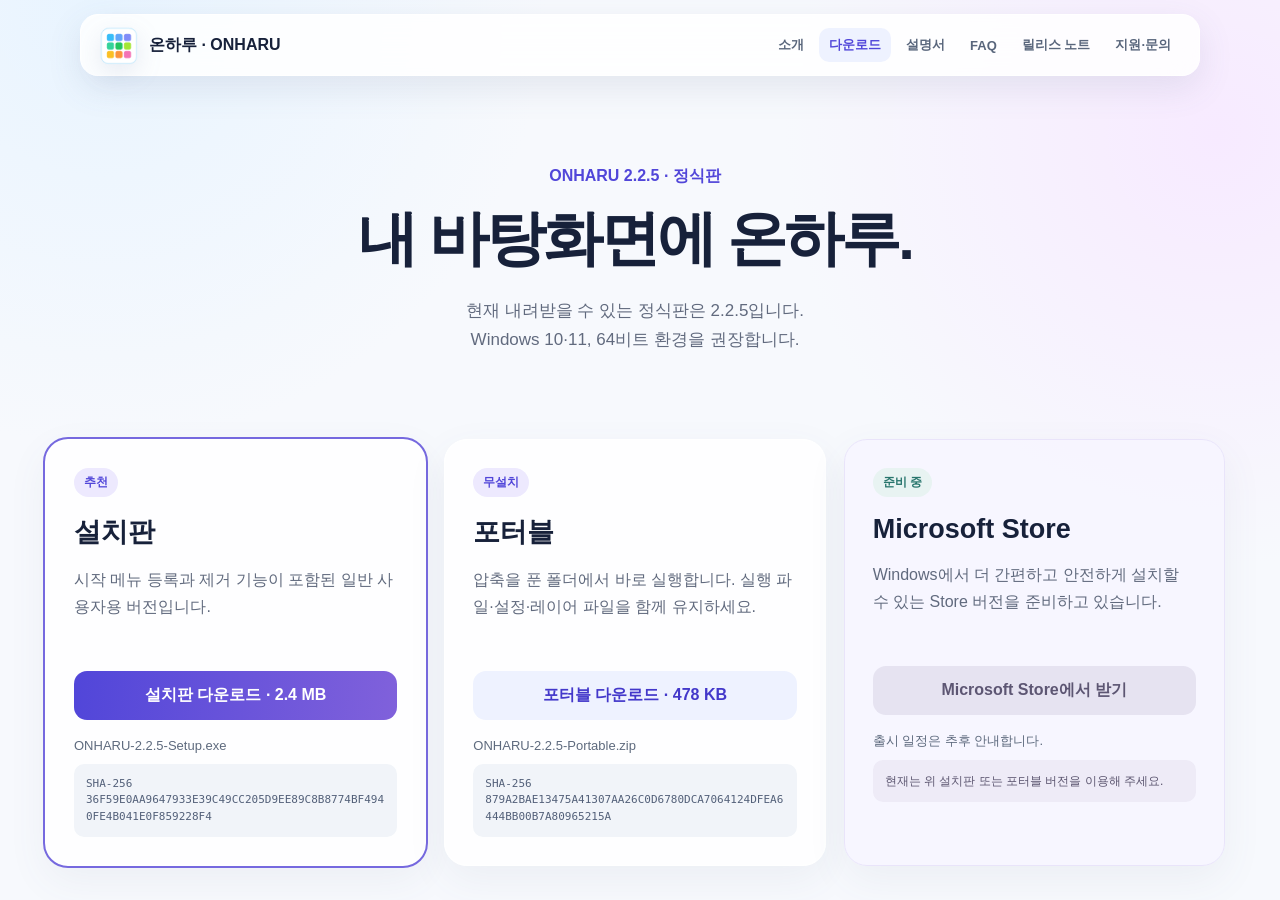
<file: Distribution/ONHARU-DOWNLOAD.html>
<!doctype html>
<html lang="ko"><head><meta charset="utf-8"><meta name="viewport" content="width=device-width,initial-scale=1">
<title>온하루 ONHARU — 다운로드</title><meta name="description" content="Windows용 바탕화면 달력 ONHARU 2.2.5 정식판 다운로드">
<style>:root{--ink:#17213a;--muted:#616a7e;--line:#dfe5f1;--indigo:#5146d9;--paper:#f7f9fd}*{box-sizing:border-box}body{margin:0;font-family:"Pretendard","Noto Sans KR","Segoe UI",sans-serif;color:var(--ink);background:radial-gradient(circle at 8% 0,#e8f4ff 0,transparent 30%),radial-gradient(circle at 95% 15%,#f7eaff 0,transparent 30%),var(--paper)}a{color:inherit}.wrap{width:min(1180px,calc(100% - 36px));margin:auto}.hero{text-align:center;padding:76px 0 42px}.eyebrow{color:var(--indigo);font-weight:800}.hero h1{font-size:clamp(38px,6vw,60px);letter-spacing:-.05em;margin:12px 0}.hero p{color:var(--muted);font-size:17px;line-height:1.7}.downloads{display:grid;grid-template-columns:repeat(3,minmax(0,1fr));gap:18px;margin:25px auto 70px}.card{background:#ffffffdb;border:1px solid #fff;border-radius:23px;padding:28px;box-shadow:0 14px 40px #53618412;transition:.2s ease}.card.downloading{transform:translateY(-4px);box-shadow:0 18px 46px #5146d926}.card.recommend{outline:2px solid #7669df}.card.upcoming{background:#f7f5ffcc;border-color:#e9e4fa}.badge{display:inline-block;padding:6px 10px;border-radius:999px;background:#ede9fe;color:#5146d9;font-size:12px;font-weight:800}.card.upcoming .badge{background:#e8f3f2;color:#28756d}.card h2{margin:17px 0 8px;font-size:27px}.card p{color:var(--muted);line-height:1.7;min-height:82px}.button{display:block;margin:23px 0 16px;padding:14px;border-radius:13px;text-align:center;text-decoration:none;background:linear-gradient(95deg,#5146d9,#8061db);color:white;font-weight:850;transition:.2s ease}.button:hover{transform:translateY(-2px);box-shadow:0 10px 25px #5146d933}.button.started{background:linear-gradient(95deg,#318b80,#52b8c8);box-shadow:none}.secondary{background:#eef2ff;color:#4338ca}.button.disabled{background:#e6e3f1;color:#5d5673;cursor:not-allowed;box-shadow:none}.meta{font-size:13px;color:#5e6a7e}.hash{display:block;margin-top:10px;padding:12px;background:#f1f4f9;border-radius:10px;overflow-wrap:anywhere;font:11px/1.5 Consolas,monospace;color:#536079}.availability{display:block;margin-top:10px;padding:12px;border-radius:10px;background:#eeebf7;color:#5c5670;font-size:12px;line-height:1.5}.notice{margin-bottom:85px;padding:25px 28px;background:#fff7e7;border:1px solid #f3dfae;border-radius:18px}.notice h2{font-size:18px;margin:0 0 8px}.notice p,.notice li{color:#6f6249;line-height:1.75;font-size:14px}.notice ol{margin:12px 0;padding-left:22px}.notice code{padding:2px 5px;border-radius:5px;background:#fff;font-size:12px}.notice a:not(.button){color:#6854c9;font-weight:800}.download-toast{position:fixed;z-index:1100;right:26px;bottom:26px;max-width:360px;padding:17px 20px;border:1px solid #fff;border-radius:17px;background:#17213aeb;color:#fff;box-shadow:0 16px 45px #17213a40;opacity:0;transform:translateY(18px);pointer-events:none;transition:.25s ease}.download-toast.show{opacity:1;transform:none}.download-toast strong{display:block;margin-bottom:4px}.download-toast span{color:#cbd5e1;font-size:13px}footer{padding:25px 0 40px;border-top:1px solid var(--line);color:#5b6678;font-size:12px;display:flex;justify-content:space-between}@media(max-width:900px){.downloads{grid-template-columns:1fr 1fr}.card p{min-height:55px}}@media(max-width:680px){.downloads{grid-template-columns:1fr}.hero{padding-top:48px}.card p{min-height:0}.download-toast{right:14px;bottom:14px;left:14px}}</style><link rel="stylesheet" href="ONHARU-SITE.css"></head>
<body><header class="site-header"><div class="site-header-inner"><a class="site-brand" href="ONHARU-FEATURES.html"><img class="site-logo" src="onharu-icon.png" alt="">온하루 · ONHARU</a><nav class="site-nav" aria-label="주요 메뉴"><a href="ONHARU-FEATURES.html">소개</a><a href="ONHARU-DOWNLOAD.html" aria-current="page">다운로드</a><a href="ONHARU-GUIDE.html">설명서</a><a href="ONHARU-FAQ.html">FAQ</a><a href="ONHARU-RELEASES.html">릴리스 노트</a><a href="ONHARU-SUPPORT.html">지원·문의</a></nav></div></header><div class="site-scroll">
<main class="wrap"><section class="hero"><div class="eyebrow">ONHARU 2.2.5 · 정식판</div><h1>내 바탕화면에 온하루.</h1><p>현재 내려받을 수 있는 정식판은 2.2.5입니다.<br>Windows 10·11, 64비트 환경을 권장합니다.</p></section>
<section class="downloads"><article class="card recommend"><span class="badge">추천</span><h2>설치판</h2><p>시작 메뉴 등록과 제거 기능이 포함된 일반 사용자용 버전입니다.</p><a class="button" data-file="setup" href="downloads/ONHARU-2.2.5-Setup.exe?v=20260903-2" download>설치판 다운로드 · 2.4 MB</a><span class="meta">ONHARU-2.2.5-Setup.exe</span><code class="hash">SHA-256<br>36F59E0AA9647933E39C49CC205D9EE89C8B8774BF4940FE4B041E0F859228F4</code></article>
<article class="card"><span class="badge">무설치</span><h2>포터블</h2><p>압축을 푼 폴더에서 바로 실행합니다. 실행 파일·설정·레이어 파일을 함께 유지하세요.</p><a class="button secondary" data-file="portable" href="downloads/ONHARU-2.2.5-Portable.zip?v=20260903-2" download>포터블 다운로드 · 478 KB</a><span class="meta">ONHARU-2.2.5-Portable.zip</span><code class="hash">SHA-256<br>879A2BAE13475A41307AA26C0D6780DCA7064124DFEA6444BB00B7A80965215A</code></article>
<article class="card upcoming"><span class="badge">준비 중</span><h2>Microsoft Store</h2><p>Windows에서 더 간편하고 안전하게 설치할 수 있는 Store 버전을 준비하고 있습니다.</p><span class="button disabled" aria-disabled="true">Microsoft Store에서 받기</span><span class="meta">출시 일정은 추후 안내합니다.</span><span class="availability">현재는 위 설치판 또는 포터블 버전을 이용해 주세요.</span></article></section><div class="download-toast" role="status" aria-live="polite"><strong>다운로드를 시작했습니다.</strong><span>브라우저의 다운로드 목록에서 파일을 확인하세요.</span></div>
<section class="notice"><h2>ONHARU 2.2.5 안정화 버전</h2><p>고정 화면에서 동작하지 않던 그룹 접기·일정 열기·알람 창을 바로잡고, 블랙 스킨의 더보기 팝업 가독성과 상세 패널의 흔들림을 정리했습니다. 기존 일정·설정·Google 연결·일기·시간표 데이터는 유지됩니다. 자세한 내용은 <a href="ONHARU-RELEASES.html">릴리스 노트</a>에서 확인하세요.</p><h2>Windows에서 ‘알 수 없는 게시자’가 표시될 수 있습니다.</h2><p>현재 설치 파일에는 유료 코드 서명이 적용되지 않았습니다. 반드시 이 페이지에서 받은 공식 파일인지 먼저 확인하세요.</p><ol><li>파일 이름이 <strong>ONHARU-2.2.5-Setup.exe</strong>인지 확인합니다.</li><li>Windows 보호 화면에서 <strong>추가 정보</strong>를 누르고, 파일 출처가 맞을 때만 <strong>실행</strong>을 선택합니다.</li><li>더 정확히 확인하려면 PowerShell에서 <code>Get-FileHash .\ONHARU-2.2.5-Setup.exe</code>를 실행해 위 SHA-256 값과 비교합니다.</li></ol><p>일정·설정·연동 정보와 자동 백업은 <code>%LOCALAPPDATA%\Onharu</code>에 저장됩니다. 업데이트 후에도 유지됩니다. 설치부터 차근차근 보려면 <a href="ONHARU-GUIDE.html#install">사용설명서</a>를 확인하세요.</p></section></main>

<footer class="site-footer"><div class="site-footer-inner"><span>MADE BY JUAN.HJLEE · ONHARU</span><span class="site-footer-meta"><a href="ONHARU-TERMS.html">이용약관</a><span>·</span>
<a href="ONHARU-PRIVACY.html">개인정보처리방침</a><span>·</span><span>© 2026 ONHARU</span></span></div></footer>
</div><script>const toast=document.querySelector('.download-toast');document.querySelectorAll('.button[download]').forEach(button=>button.addEventListener('click',()=>{new Image().src=`download-hit.gif?file=${button.dataset.file}&v=${Date.now()}`;document.querySelectorAll('.card').forEach(card=>card.classList.remove('downloading'));const card=button.closest('.card');if(card)card.classList.add('downloading');const label=button.textContent;button.classList.add('started');button.textContent='다운로드 시작됨 ✓';toast.classList.add('show');clearTimeout(window.downloadNotice);window.downloadNotice=setTimeout(()=>{button.classList.remove('started');button.textContent=label;if(card)card.classList.remove('downloading');toast.classList.remove('show')},4000)}));</script></body></html>
</file>
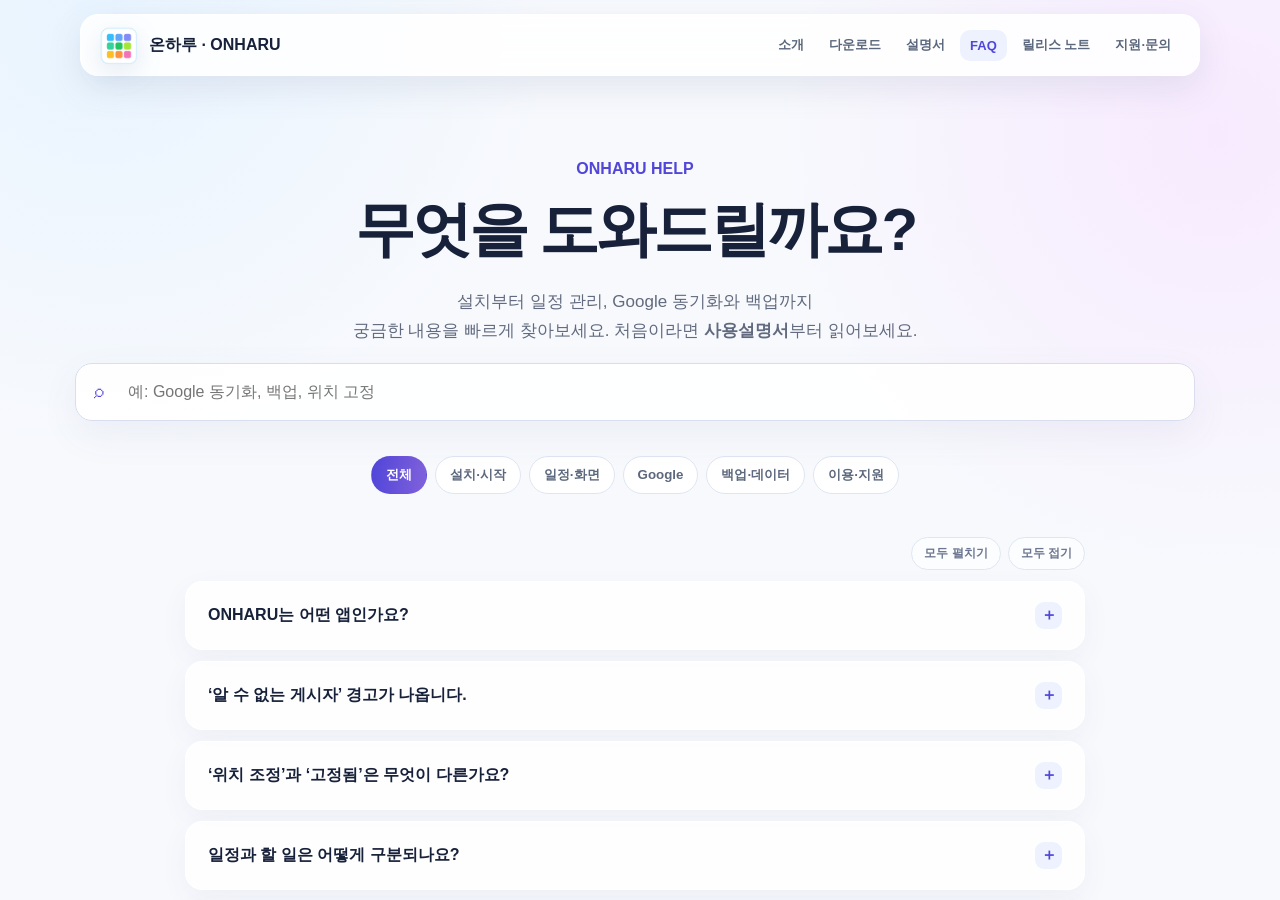
<file: Distribution/ONHARU-FAQ.html>
<!doctype html>
<html lang="ko"><head><meta charset="utf-8"><meta name="viewport" content="width=device-width,initial-scale=1">
<title>온하루 ONHARU — 자주 묻는 질문</title><meta name="description" content="ONHARU 설치, 바탕화면 고정, Google 동기화, 백업과 개인정보에 관한 자주 묻는 질문">
<style>
:root{--ink:#17213a;--muted:#616a7e;--line:#dfe5f1;--indigo:#5146d9;--paper:#f7f9fd}*{box-sizing:border-box}body{margin:0;font-family:"Pretendard","Noto Sans KR","Segoe UI",sans-serif;color:var(--ink);background:radial-gradient(circle at 8% 0,#e8f4ff 0,transparent 30%),radial-gradient(circle at 95% 15%,#f7eaff 0,transparent 30%),var(--paper)}a{color:inherit;text-decoration:none}.wrap{width:min(1120px,calc(100% - 36px));margin:auto}.nav{height:72px;display:flex;align-items:center;justify-content:space-between}.brand{display:flex;gap:11px;align-items:center;font-weight:850}.logo{display:grid;grid-template-columns:repeat(3,7px);gap:3px;padding:9px;border:1px solid #ccd8ea;border-radius:13px;background:#fff;box-shadow:0 8px 24px #6574a018}.logo i{width:7px;height:7px;border-radius:3px;background:var(--indigo)}.logo i:nth-child(2n){background:#52b8c8}.logo i:nth-child(3n){background:#ef7ca4}.logo i:nth-child(5){background:#f7c34a}.links{display:flex;gap:7px}.links a{padding:8px 12px;border-radius:10px;color:#59667c;font-size:13px;font-weight:750}.links a:hover,.links a[aria-current="page"]{background:#fff;color:var(--indigo);box-shadow:0 5px 18px #53618412}.hero{text-align:center;padding:70px 0 35px}.eyebrow{color:var(--indigo);font-weight:800}.hero h1{font-size:clamp(36px,6vw,60px);letter-spacing:-.05em;margin:12px 0 13px}.hero p{color:var(--muted);font-size:17px;line-height:1.7}.search{max-width:720px;margin:34px auto 18px;position:relative}.search span{position:absolute;left:19px;top:50%;transform:translateY(-50%);font-size:19px;color:var(--indigo)}.search input{width:100%;height:58px;border:1px solid #d8deed;border-radius:17px;background:#ffffffdc;padding:0 52px;font:inherit;font-size:16px;color:var(--ink);outline:0;box-shadow:0 14px 38px #53618412}.search input:focus{border-color:#8c83e9;box-shadow:0 0 0 4px #7669df18,0 14px 38px #53618412}.filters{display:flex;justify-content:center;flex-wrap:wrap;gap:8px;margin-bottom:28px}.filters button,.fold-actions button{border:1px solid var(--line);background:#fff;color:#5c687d;border-radius:999px;padding:9px 14px;font-weight:750;cursor:pointer}.filters button.active{background:linear-gradient(95deg,#5146d9,#8061db);border-color:transparent;color:#fff}.result{width:min(900px,100%);color:#5b6678;font-size:13px;text-align:center;min-height:20px;margin:-13px auto 8px}.fold-actions{width:min(900px,100%);display:flex;justify-content:flex-end;gap:7px;margin:0 auto 11px}.fold-actions button{padding:7px 12px;background:#ffffff9e;color:#6c7690;font-size:12px;transition:.18s ease}.fold-actions button:hover{border-color:#aaa1ee;color:var(--indigo);background:#fff}.fold-actions button.active{border-color:transparent;background:linear-gradient(95deg,#5146d9,#8061db);color:#fff;box-shadow:0 7px 18px #5146d929}.faq{width:min(900px,100%);display:grid;gap:11px;padding-bottom:90px;margin:auto}.item{background:#ffffffd9;border:1px solid #fff;border-radius:17px;box-shadow:0 9px 28px #5361840e;overflow:hidden}.item[hidden]{display:none}.question{width:100%;display:flex;justify-content:space-between;align-items:center;gap:18px;text-align:left;border:0;background:transparent;padding:20px 22px;color:var(--ink);font:inherit;font-weight:820;font-size:16px;cursor:pointer}.question span:last-child{display:grid;place-items:center;flex:0 0 27px;width:27px;height:27px;border-radius:9px;background:#eef2ff;color:var(--indigo)}.item.open .question span:last-child{transform:rotate(45deg);background:#ede9fe}.answer{display:none;padding:0 22px 22px;color:#5f6c82;line-height:1.75;font-size:14px}.item.open .answer{display:block}.answer strong{color:#3f4b63}.empty{display:none;width:min(900px,100%);margin:auto;text-align:center;padding:46px 20px;background:#fff;border-radius:18px;color:var(--muted)}footer{padding:25px 0 40px;border-top:1px solid var(--line);color:#5b6678;font-size:12px;display:flex;justify-content:space-between}@media(max-width:620px){.nav{height:auto;padding:17px 0}.links{gap:1px}.links a{padding:8px}.hero{padding-top:45px}.question{font-size:15px;padding:17px}.answer{padding:0 17px 18px}.brand{font-size:14px}}
</style><link rel="stylesheet" href="ONHARU-SITE.css"></head><body>
<header class="site-header"><div class="site-header-inner"><a class="site-brand" href="ONHARU-FEATURES.html"><img class="site-logo" src="onharu-icon.png" alt="">온하루 · ONHARU</a><nav class="site-nav" aria-label="주요 메뉴"><a href="ONHARU-FEATURES.html">소개</a><a href="ONHARU-DOWNLOAD.html">다운로드</a><a href="ONHARU-GUIDE.html">설명서</a><a href="ONHARU-FAQ.html" aria-current="page">FAQ</a><a href="ONHARU-RELEASES.html">릴리스 노트</a><a href="ONHARU-SUPPORT.html">지원·문의</a></nav></div></header><div class="site-scroll">
<main class="wrap"><section class="hero"><div class="eyebrow">ONHARU HELP</div><h1>무엇을 도와드릴까요?</h1><p>설치부터 일정 관리, Google 동기화와 백업까지<br>궁금한 내용을 빠르게 찾아보세요. 처음이라면 <a href="ONHARU-GUIDE.html"><strong>사용설명서</strong></a>부터 읽어보세요.</p><label class="search"><span aria-hidden="true">⌕</span><input id="search" type="search" placeholder="예: Google 동기화, 백업, 위치 고정" autocomplete="off" aria-label="FAQ 검색"></label></section>
<div class="filters" role="group" aria-label="FAQ 분류"><button class="active" data-category="all">전체</button><button data-category="start">설치·시작</button><button data-category="calendar">일정·화면</button><button data-category="google">Google</button><button data-category="data">백업·데이터</button><button data-category="support">이용·지원</button></div><div id="result" class="result"></div><div class="fold-actions" role="group" aria-label="FAQ 펼침 상태"><button id="expand-all" aria-pressed="false">모두 펼치기</button><button id="collapse-all" aria-pressed="false">모두 접기</button></div>
<section class="faq">
<article class="item" data-category="start"><button class="question" aria-expanded="false"><span>ONHARU는 어떤 앱인가요?</span><span>＋</span></button><div class="answer">ONHARU는 <strong>Windows 배경화면 위, 바탕화면 아이콘 아래</strong>에 달력을 표시합니다. Google과 함께 봐야 하는 일정은 Google Calendar로, 개인 PC에만 둘 일정은 로컬로 나눠 한 화면에서 관리합니다.</div></article>
<article class="item" data-category="start"><button class="question" aria-expanded="false"><span>‘알 수 없는 게시자’ 경고가 나옵니다.</span><span>＋</span></button><div class="answer">현재 개인 명의 프리웨어 배포 단계라 유료 코드 서명이 적용되지 않았습니다. 반드시 <strong>onharu.app 또는 공식 GitHub Release</strong>에서 받은 파일인지 확인하고, 공식 SHA-256 값과 비교한 뒤 설치하세요.</div></article>
<article class="item" data-category="calendar"><button class="question" aria-expanded="false"><span>‘위치 조정’과 ‘고정됨’은 무엇이 다른가요?</span><span>＋</span></button><div class="answer"><strong>위치 조정</strong>에서는 일반 창처럼 위치와 크기를 바꿉니다. <strong>고정됨</strong>에서는 달력이 바탕화면 아이콘 아래로 들어가 아이콘을 그대로 선택하고 옮길 수 있습니다.</div></article>
<article class="item" data-category="calendar"><button class="question" aria-expanded="false"><span>일정과 할 일은 어떻게 구분되나요?</span><span>＋</span></button><div class="answer">시간 일정도 ONHARU에서 완료 체크를 사용할 수 있습니다. 로컬 일정과 일반 Google Calendar 일정의 완료 표시는 이 PC에 저장하고, 실제 Google Task만 Google 완료 상태와 동기화합니다.</div></article>
<article class="item" data-category="calendar"><button class="question" aria-expanded="false"><span>일기장은 어디에 저장되나요?</span><span>＋</span></button><div class="answer">일기장은 Google로 보내지 않고 이 PC에 저장합니다. 날짜 숫자·음력 날짜·일기 표시점을 더블클릭해 작성하고, 상단 일기장 아이콘에서 검색·정렬·읽기가 가능합니다.</div></article>
<article class="item" data-category="calendar"><button class="question" aria-expanded="false"><span>달력이 보이지 않거나 모니터 밖으로 나갔을 때는 어떻게 하나요?</span><span>＋</span></button><div class="answer">트레이의 ONHARU 아이콘을 우클릭해 <strong>화면에 보이기</strong>를 선택하세요. 해상도·표시 배율·주 모니터가 바뀐 경우에도 현재 화면 안으로 위치를 복구할 수 있습니다.</div></article>
<article class="item" data-category="calendar"><button class="question" aria-expanded="false"><span>시간표를 열어 둔 채 달력을 사용할 수 있나요?</span><span>＋</span></button><div class="answer">네. 시간표는 달력과 별도로 움직이는 독립 창입니다. 기본 9교시를 기준으로 요일·교시·시간·글자 크기를 정하고, 창을 닫지 않은 채 저장해 달력과 함께 사용할 수 있습니다.</div></article>
<article class="item" data-category="calendar"><button class="question" aria-expanded="false"><span>프로야구 일정은 어떻게 추가하나요?</span><span>＋</span></button><div class="answer">프로야구 일정은 기본적으로 꺼져 있는 선택 기능입니다. 설정에서 기능을 켜고 <strong>Parse.bot KBO Schedule API 키</strong>를 등록하면 월별 일정을 불러올 수 있습니다. 2.2.5부터 원하는 경기를 <strong>ONHARU 로컬 일정 또는 수정 가능으로 설정한 Google 캘린더</strong>에 선택 등록할 수 있습니다. 날짜와 대진을 기준으로 같은 경기를 확인해 재등록과 동기화 과정의 중복을 막습니다. API 키는 이 PC에 암호화해 보관합니다.</div></article>
<article class="item" data-category="calendar"><button class="question" aria-expanded="false"><span>달력을 종이로 인쇄할 수 있나요?</span><span>＋</span></button><div class="answer">네. 달력 인쇄 기능으로 현재 일정을 종이 또는 PDF 프린터로 출력할 수 있습니다. 출력 전 미리 보기에서 범위와 프린터 설정을 확인하세요.</div></article>
<article class="item" data-category="google"><button class="question" aria-expanded="false"><span>Google 일정과 로컬 일정은 무엇이 다른가요?</span><span>＋</span></button><div class="answer">Google 일정은 선택한 Google Calendar와 동기화됩니다. 업무·개인 로컬 일정, 기념일과 일기는 이 PC에 저장됩니다. 백업 복원은 Google 원본을 삭제하거나 덮어쓰지 않습니다.</div></article>
<article class="item" data-category="google"><button class="question" aria-expanded="false"><span>Google 동기화가 실패하면 일정이 사라지나요?</span><span>＋</span></button><div class="answer">아니요. ONHARU에서 만든 Google 일정은 먼저 로컬에 저장되고 실패하면 동기화 대기 상태로 남습니다. 네트워크가 복구된 뒤 동기화를 다시 실행하세요.</div></article>
<article class="item" data-category="google"><button class="question" aria-expanded="false"><span>Google Tasks는 어떻게 켜고 어떤 기능을 사용할 수 있나요?</span><span>＋</span></button><div class="answer">Google Tasks는 기본적으로 꺼져 있습니다. 설정의 <strong>Google Tasks 표시·동기화</strong>를 켜고 제한 사항 안내를 확인해야 동기화와 오른쪽 목록이 나타납니다. Google 일정 수정 권한에서 Task 목록을 허용하면 ONHARU에서도 Task를 만들고 제목·날짜·메모·완료 상태를 수정할 수 있습니다. Google에서 만든 Task는 완료 상태만 변경할 수 있습니다.</div></article>
<article class="item" data-category="google"><button class="question" aria-expanded="false"><span>Google Tasks의 반복 회차와 시간이 모두 보이지 않아요.</span><span>＋</span></button><div class="answer">Google Tasks 공개 API는 <strong>반복 규칙·미래 반복 회차·설정된 시각</strong>을 제공하지 않습니다. ONHARU는 Google이 API로 제공한 현재 회차만 가져오며, 시간이 있는 Task도 날짜만 전달되므로 하루 종일로 표시합니다. ONHARU에서 새 Google Task를 만들 때도 반복·시간·알림·여러 날 일정은 지원하지 않습니다. 미래 회차와 정확한 시간이 필요한 일정은 Google Task가 아닌 Google Calendar 반복 일정 또는 ONHARU 반복 일정을 사용하세요.</div></article>
<article class="item" data-category="google"><button class="question" aria-expanded="false"><span>Google의 생일·부재중·집중 시간도 지원하나요?</span><span>＋</span></button><div class="answer">네. 생일, Gmail에서 생성된 일정, 부재중, 집중 시간과 근무 위치는 <strong>Google의 원본 종류를 보존한 채 읽기 전용</strong>으로 표시합니다. ONHARU가 이를 일반 일정으로 바꾸거나 임의 수정하지 않습니다.</div></article>
<article class="item" data-category="data"><button class="question" aria-expanded="false"><span>JSON, ICS, CSV는 무엇이 다른가요?</span><span>＋</span></button><div class="answer"><strong>JSON</strong>은 ONHARU 로컬 일정의 정확한 백업·복원용, <strong>ICS</strong>는 다른 달력 앱과 일정을 주고받는 용도, <strong>CSV</strong>는 Excel에서 확인하거나 정리하는 용도입니다. 가져오기 전에는 추가할 항목을 선택해 확인할 수 있습니다.</div></article>
<article class="item" data-category="data"><button class="question" aria-expanded="false"><span>ICS·CSV 가져오기가 Google 원본 일정도 바꾸나요?</span><span>＋</span></button><div class="answer">아니요. ICS와 CSV로 가져온 일정은 항상 ONHARU의 <strong>로컬 일정</strong>으로 저장되며 Google Calendar 원본을 수정하지 않습니다. 내보낼 때 JSON과 ICS는 로컬 일정이 대상이고, CSV 전체 일정에는 화면에서 함께 보는 Google 일정과 로컬 일정이 포함될 수 있습니다.</div></article>
<article class="item" data-category="data"><button class="question" aria-expanded="false"><span>일정을 잘못 삭제하면 복구할 수 있나요?</span><span>＋</span></button><div class="answer">여러 일정을 선택해 삭제할 때 ONHARU가 먼저 <strong>삭제 전 안전 백업</strong>을 만듭니다. 복구가 필요하면 해당 백업을 확인하세요. Google D-Day를 선택 삭제하는 경우에는 Google 원본 일정을 지우지 않고 ONHARU의 D-Day 표시만 제거합니다.</div></article>
<article class="item" data-category="data"><button class="question" aria-expanded="false"><span>백업 복원이 Google Calendar에 영향을 주나요?</span><span>＋</span></button><div class="answer">영향을 주지 않습니다. 자동 백업과 ONHARU JSON 가져오기는 로컬 일정만 대상으로 하며 Google 원본 일정은 Google에서 다시 동기화합니다.</div></article>
<article class="item" data-category="data"><button class="question" aria-expanded="false"><span>앱을 삭제하면 일정도 삭제되나요?</span><span>＋</span></button><div class="answer">프로그램 제거와 사용자 데이터 삭제는 구분됩니다. 다시 설치할 계획이 있다면 사용자 데이터를 보존하고, 완전 삭제할 때만 사용자 데이터까지 별도로 삭제하세요.</div></article>
<article class="item" data-category="start"><button class="question" aria-expanded="false"><span>Android와 iPhone에서도 사용할 수 있나요?</span><span>＋</span></button><div class="answer">현재 바탕화면 레이어는 Windows 전용입니다. 모바일 앱은 장기 검토 중이며, 당장은 Google Calendar를 통해 휴대폰과 일정을 이어볼 수 있습니다.</div></article>
<article class="item" data-category="support"><button class="question" aria-expanded="false"><span>지금 무료인가요? 앞으로 유료가 되나요?</span><span>＋</span></button><div class="answer">현재 ONHARU의 기본 기능은 광고 없이 무료로 제공됩니다. 향후 Google 연동을 포함한 일부 선택 기능이 유료로 전환되거나 별도 요금제가 추가될 수 있습니다. 대상 기능, 가격, 시행일과 결제·해지·환불 조건은 적용 전에 안내하며, 명시적인 동의 없이 요금을 청구하지 않습니다.</div></article>
<article class="item" data-category="support"><button class="question" aria-expanded="false"><span>Google을 연결하지 않아도 사용할 수 있나요?</span><span>＋</span></button><div class="answer">네. Google 연결은 선택 사항입니다. 로컬 일정, Todo, D-Day, 기념일, 일기장, 시간표와 JSON 백업 등 PC 안에서 동작하는 기능부터 사용할 수 있습니다.</div></article>
<article class="item" data-category="support"><button class="question" aria-expanded="false"><span>업데이트하면 기존 일정이 유지되나요?</span><span>＋</span></button><div class="answer">네. 일정·설정·연동 정보와 자동 백업은 <code>%LOCALAPPDATA%\Onharu</code>에 따로 저장되므로 프로그램을 업데이트해도 유지됩니다. 중요한 자료는 업데이트 전 JSON 내보내기로 한 번 더 보관하면 더욱 안전합니다.</div></article>
<article class="item" data-category="support"><button class="question" aria-expanded="false"><span>자동 업데이트는 어떻게 작동하나요?</span><span>＋</span></button><div class="answer">ONHARU 2.2.1부터 하루 한 번 GitHub의 새 버전을 확인하고, 새 버전이 있을 때만 설치 여부를 묻습니다. 사용자가 승인하면 설치판을 받은 뒤 SHA-256을 검증하며 강제로 설치하지 않습니다. <strong>2.1·2.2.0 사용자는 연결 문제를 고친 2.2.1을 최초 한 번 직접 설치</strong>해야 이후 자동 업데이트를 정상적으로 사용할 수 있습니다.</div></article>
<article class="item" data-category="support"><button class="question" aria-expanded="false"><span>문의할 때 어떤 내용을 보내야 하나요?</span><span>＋</span></button><div class="answer">ONHARU 버전, Windows 10·11 여부, 화면 해상도와 표시 배율, 문제가 생긴 메뉴와 재현 순서를 <a href="ONHARU-SUPPORT.html"><strong>support@onharu.app</strong></a>으로 보내주세요. 화면이나 오류 기록을 첨부할 때는 개인 일정, 이메일, 토큰과 API 키를 먼저 가려주세요.</div></article>
</section><div id="empty" class="empty">검색 결과가 없습니다. 다른 단어로 검색해 보세요.</div></main>

<footer class="site-footer"><div class="site-footer-inner"><span>MADE BY JUAN.HJLEE · ONHARU</span><span class="site-footer-meta"><a href="ONHARU-TERMS.html">이용약관</a><span>·</span>
<a href="ONHARU-PRIVACY.html">개인정보처리방침</a><span>·</span><span>© 2026 ONHARU</span></span></div></footer>

<script>
const search=document.querySelector('#search'),items=[...document.querySelectorAll('.item')],buttons=[...document.querySelectorAll('.filters button')],actions=[document.querySelector('#expand-all'),document.querySelector('#collapse-all')],result=document.querySelector('#result'),empty=document.querySelector('#empty');let category='all';function clearFold(){actions.forEach(button=>{button.classList.remove('active');button.setAttribute('aria-pressed','false')})}function filter(){const q=search.value.trim().toLocaleLowerCase('ko');let count=0;items.forEach(item=>{const show=(category==='all'||item.dataset.category===category)&&(!q||item.textContent.toLocaleLowerCase('ko').includes(q));item.hidden=!show;if(show)count++});result.textContent=q?`${count}개의 답변을 찾았습니다.`:'';empty.style.display=count?'none':'block';clearFold()}function fold(open,selected){items.filter(item=>!item.hidden).forEach(item=>{item.classList.toggle('open',open);item.querySelector('.question').setAttribute('aria-expanded',open)});clearFold();selected.classList.add('active');selected.setAttribute('aria-pressed','true')}buttons.forEach(button=>button.addEventListener('click',()=>{buttons.forEach(x=>x.classList.remove('active'));button.classList.add('active');category=button.dataset.category;filter()}));search.addEventListener('input',filter);actions[0].addEventListener('click',()=>fold(true,actions[0]));actions[1].addEventListener('click',()=>fold(false,actions[1]));items.forEach(item=>{const button=item.querySelector('.question');button.addEventListener('click',()=>{const open=item.classList.toggle('open');button.setAttribute('aria-expanded',open);clearFold()})});
</script></div></body></html>
</file>
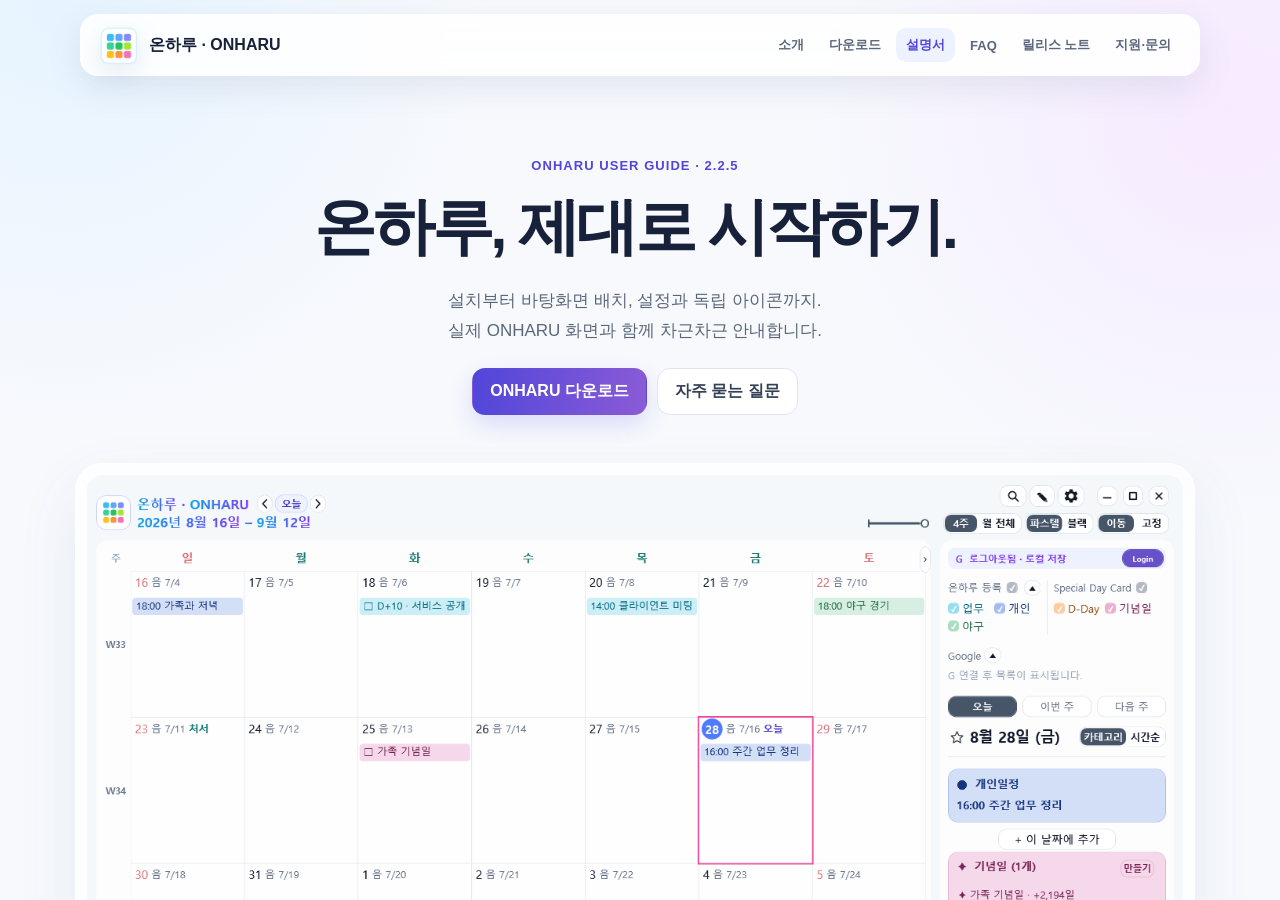
<file: Distribution/ONHARU-GUIDE.html>
<!doctype html><html lang="ko"><head><meta charset="utf-8"><meta name="viewport" content="width=device-width,initial-scale=1"><title>온하루 ONHARU - 사용설명서</title><meta name="description" content="ONHARU 설치, 실제 달력 화면, 설정, 독립 아이콘, Google 연결과 백업 안내"><link rel="stylesheet" href="ONHARU-SITE.css"><style>
:root{--ink:#17213a;--muted:#5b6779;--line:#dfe5f1;--indigo:#5146d9;--paper:#f7f9fd}*{box-sizing:border-box}html{scroll-behavior:smooth}body{margin:0;font-family:"Pretendard","Noto Sans KR","Segoe UI",sans-serif;color:var(--ink);background:radial-gradient(circle at 5% 0,#e6f4ff 0,transparent 28%),radial-gradient(circle at 96% 12%,#f6eaff 0,transparent 28%),var(--paper)}a{color:#4338ca}.wrap{width:min(1120px,calc(100% - 36px));margin:auto}.hero{padding:68px 0 30px;text-align:center}.eyebrow{color:var(--indigo);font-size:13px;font-weight:900;letter-spacing:.08em}.hero h1{margin:12px 0;font-size:clamp(38px,6vw,62px);letter-spacing:-.055em}.hero p{color:var(--muted);font-size:17px;line-height:1.75}.actions{display:flex;justify-content:center;flex-wrap:wrap;gap:10px;margin-top:22px}.button{padding:12px 17px;border:1px solid var(--line);border-radius:13px;background:#fff;color:#344054;font-weight:850;text-decoration:none}.primary{border-color:transparent;background:linear-gradient(100deg,#5146d9,#8b5bd6);color:#fff;box-shadow:0 10px 24px #5146d92a}.actual{margin:18px 0 22px;padding:10px;border:1px solid #fff;border-radius:27px;background:#ffffffb8;box-shadow:0 24px 60px #53618419}.actual img{display:block;width:100%;border-radius:19px}.actual figcaption{padding:12px 9px 3px;color:var(--muted);font-size:12px;text-align:center}.toc{position:sticky;top:70px;z-index:5;display:flex;gap:7px;margin-bottom:40px;padding:10px;overflow-x:auto;border:1px solid #fff;border-radius:16px;background:#f9fbffdf;backdrop-filter:blur(12px)}.toc a{flex:0 0 auto;padding:8px 10px;border-radius:10px;color:#526077;font-size:13px;font-weight:800;text-decoration:none}.toc a:hover{background:#eef2ff;color:var(--indigo)}.section{margin-bottom:18px;padding:clamp(24px,4vw,40px);border:1px solid #fff;border-radius:24px;background:#ffffffd8;box-shadow:0 14px 40px #53618410;scroll-margin-top:140px}.head{display:flex;align-items:center;gap:14px;margin-bottom:21px}.num{display:grid;place-items:center;flex:0 0 42px;height:42px;border-radius:13px;background:#eeedff;color:var(--indigo);font-weight:900}.section h2{margin:0;font-size:clamp(23px,3vw,31px)}.section h3{margin:25px 0 8px}.section p,.section li{color:#56647a;line-height:1.8}.section ol,.section ul{padding-left:23px}.grid{display:grid;grid-template-columns:repeat(2,1fr);gap:13px}.card{padding:20px;border:1px solid #e7ebf4;border-radius:17px;background:#fbfcff}.card strong{display:block;margin-bottom:7px}.card p{margin:0;font-size:14px}.icons{display:grid;grid-template-columns:repeat(3,1fr);gap:12px}.icon{padding:20px;border:1px solid #e4e8f2;border-radius:17px;background:linear-gradient(145deg,#fff,#f7f8ff)}.glyph{display:grid;place-items:center;width:40px;height:40px;margin-bottom:12px;border-radius:12px;background:#ecebff;color:var(--indigo);font-size:21px;font-weight:900}.icon strong{display:block}.icon span{color:var(--muted);font-size:13px;line-height:1.65}.tip,.warn{margin-top:17px;padding:15px 17px;border-radius:14px;font-size:14px;line-height:1.75}.tip{background:#eef8f6;color:#397265}.warn{background:#fff6e8;color:#895d24}table{width:100%;border-collapse:separate;border-spacing:0;border:1px solid #e2e7f1;border-radius:15px;overflow:hidden}th,td{padding:13px 15px;border-bottom:1px solid #e7ebf3;text-align:left;vertical-align:top}th{width:29%;background:#f5f6ff;color:#3e4770}td{color:#59677d;line-height:1.65}tr:last-child th,tr:last-child td{border-bottom:0}.finish{text-align:center;padding:45px 20px 75px}@media(max-width:760px){.hero{padding-top:45px}.grid,.icons{grid-template-columns:1fr}.section{padding:24px 20px}.toc{top:61px}th,td{display:block;width:100%}th{border-bottom:0}.actual{margin-left:-8px;margin-right:-8px;padding:5px}}
</style></head><body><header class="site-header"><div class="site-header-inner"><a class="site-brand" href="ONHARU-FEATURES.html"><img class="site-logo" src="onharu-icon.png" alt="">온하루 · ONHARU</a><nav class="site-nav"><a href="ONHARU-FEATURES.html">소개</a><a href="ONHARU-DOWNLOAD.html">다운로드</a><a href="ONHARU-GUIDE.html" aria-current="page">설명서</a><a href="ONHARU-FAQ.html">FAQ</a><a href="ONHARU-RELEASES.html">릴리스 노트</a><a href="ONHARU-SUPPORT.html">지원·문의</a></nav></div></header><div class="site-scroll"><main class="wrap">
<section class="hero"><div class="eyebrow">ONHARU USER GUIDE · 2.2.5</div><h1>온하루, 제대로 시작하기.</h1><p>설치부터 바탕화면 배치, 설정과 독립 아이콘까지.<br>실제 ONHARU 화면과 함께 차근차근 안내합니다.</p><div class="actions"><a class="button primary" href="ONHARU-DOWNLOAD.html">ONHARU 다운로드</a><a class="button" href="ONHARU-FAQ.html">자주 묻는 질문</a></div></section>
<figure class="actual"><img src="onharu-app-preview.png" alt="임의 일정이 등록된 실제 ONHARU 2.2.5 달력 전체 화면"><figcaption>실제 ONHARU 2.2.5 화면 · 안내용 임의 일정만 사용했으며 개인 데이터는 포함하지 않았습니다.</figcaption></figure>
<nav class="toc"><a href="#install">설치</a><a href="#screen">화면</a><a href="#position">이동·고정</a><a href="#schedule">일정</a><a href="#settings">설정</a><a href="#icons">독립 아이콘</a><a href="#google">Google</a><a href="#data">백업</a><a href="#trouble">문제 해결</a></nav>
<section class="section" id="install"><div class="head"><span class="num">1</span><h2>설치와 첫 실행</h2></div><ol><li><a href="ONHARU-DOWNLOAD.html">다운로드 페이지</a>에서 권장 표시가 있는 설치판을 받습니다.</li><li>Windows 보호 화면에서는 공식 파일명을 확인하고 <strong>추가 정보 → 실행</strong>을 선택합니다.</li><li>시작 메뉴에서 ONHARU를 실행하고 위치와 크기를 맞춘 뒤 고정합니다.</li></ol><div class="warn"><strong>알 수 없는 게시자</strong><br>현재 유료 코드 서명이 없습니다. onharu.app에서 받은 파일인지 확인하고 SHA-256 값도 비교할 수 있습니다.</div></section>
<section class="section" id="screen"><div class="head"><span class="num">2</span><h2>달력 화면 한눈에 보기</h2></div><div class="grid"><div class="card"><strong>상단 조작부</strong><p>오늘, 이전·다음, 검색, 인쇄, 설정, 스킨과 이동·고정을 제어합니다.</p></div><div class="card"><strong>가운데 달력</strong><p>1~6주 또는 월 전체를 표시하고 날짜별 일정을 보여줍니다.</p></div><div class="card"><strong>오른쪽 필터</strong><p>업무·개인·야구·D-Day·기념일과 Google 달력을 켜고 끕니다.</p></div><div class="card"><strong>오른쪽 상세</strong><p>선택 날짜·이번 주·다음 주를 카테고리순 또는 시간순으로 봅니다.</p></div></div><p class="tip">업무·개인 필터는 일정을 삭제하지 않습니다. 숨겼다가 언제든 다시 켤 수 있습니다.</p></section>
<section class="section" id="position"><div class="head"><span class="num">3</span><h2>바탕화면에 배치하고 고정하기</h2></div><h3>이동</h3><p>일반 창처럼 끌어서 옮기고 가장자리에서 크기를 바꿉니다. 모니터나 표시 배율이 바뀌면 다시 맞춥니다.</p><h3>고정</h3><p>달력이 바탕화면 아이콘 아래 레이어로 들어갑니다. 달력과 바탕화면 아이콘을 모두 사용할 수 있습니다.</p><ul><li>주 보기 버튼을 다시 누르면 1~6주 선택</li><li>월 전체는 필요한 4~6행 자동 계산</li><li>화면 밖으로 나가면 알림 영역 메뉴의 <strong>화면에 보이기</strong></li></ul></section>
<section class="section" id="schedule"><div class="head"><span class="num">4</span><h2>일정과 할 일 등록하기</h2></div><ol><li>날짜를 두 번 누르거나 <strong>+ 이 날짜에 추가</strong>를 선택합니다.</li><li>제목, 날짜·시간, 업무·개인 또는 Google 저장 위치를 고릅니다.</li><li>필요하면 중요, D-Day, 반복, 알림, 메모를 지정하고 저장합니다.</li></ol><div class="grid"><div class="card"><strong>Todo·자동 이월</strong><p>완료 체크와 다음 날·다음 주·다음 평일 이월을 지원합니다.</p></div><div class="card"><strong>반복·연속 일정</strong><p>매일·매주·매월 반복과 여러 날 일정을 지원합니다.</p></div><div class="card"><strong>D-Day·기념일</strong><p>남은 날짜와 매년 돌아오는 날을 별도 카드로 관리합니다.</p></div><div class="card"><strong>드래그 이동</strong><p>편집 가능한 일정은 날짜 사이로 이동할 수 있습니다.</p></div></div></section>
<section class="section" id="settings"><div class="head"><span class="num">5</span><h2>설정 항목 자세히 보기</h2></div><table><tr><th>디자인·색상</th><td>파스텔·블랙 스킨, 추천 프리셋, RGB 조절과 내 설정 저장</td></tr><tr><th>달력 내 표시</th><td>주차, 음력, 24절기와 상단 기능 아이콘 표시</td></tr><tr><th>등록 카테고리</th><td>업무·개인·야구 중 새 일정에 사용할 카테고리 선택. 기존 데이터는 유지</td></tr><tr><th>화면과 동작</th><td>시작 요일, 쉬는 날, 완료 표현, 시작 화면, 오늘·선택 날짜와 글자 크기</td></tr><tr><th>새 일정 기본값</th><td>기본 달력, 하루종일·시간, 시작 시각과 기본 알림</td></tr><tr><th>Google·알림</th><td>표시·수정할 캘린더, Tasks, 알림 소리·방해 금지 시간·표시 모니터</td></tr><tr><th>데이터 관리</th><td>JSON·ICS·CSV 가져오기·내보내기, 백업 복원과 선택 삭제</td></tr></table><p class="tip">변경 후에는 마지막의 <strong>설정 저장</strong>을 눌러 적용합니다.</p></section>
<section class="section" id="icons"><div class="head"><span class="num">6</span><h2>독립 아이콘과 부가 기능</h2></div><div class="icons"><div class="icon"><span class="glyph">▦</span><strong>시간표</strong><span>요일·교시별 시간표를 독립 창에서 편집합니다.</span></div><div class="icon"><span class="glyph">✎</span><strong>일기장</strong><span>날짜별 일기를 쓰고 읽는 로컬 기록입니다.</span></div><div class="icon"><span class="glyph">⚾</span><strong>프로야구</strong><span>KBO 경기 중 원하는 경기만 로컬 또는 Google에 등록합니다.</span></div><div class="icon"><span class="glyph">⌕</span><strong>검색</strong><span>일정을 찾고 해당 날짜로 바로 이동합니다.</span></div><div class="icon"><span class="glyph">▣</span><strong>인쇄</strong><span>현재 달력을 미리 보고 실제 프린터로 출력합니다.</span></div><div class="icon"><span class="glyph">⚙</span><strong>설정</strong><span>화면·일정·연결·알림·데이터를 한곳에서 관리합니다.</span></div></div></section>
<section class="section" id="google"><div class="head"><span class="num">7</span><h2>Google Calendar와 Tasks</h2></div><ol><li>오른쪽 Google 영역의 Login을 누르고 계정을 선택합니다.</li><li>권한 안내를 확인하고 필요한 접근만 승인합니다.</li><li>설정에서 표시·수정할 캘린더를 고르고, 필요할 때만 Tasks를 켭니다.</li></ol><ul><li>Google 없이도 로컬 업무·개인 일정 사용 가능</li><li>읽기 전용 캘린더는 표시만 가능</li><li>동기화 실패 변경은 보존 후 다시 시도</li></ul></section>
<section class="section" id="data"><div class="head"><span class="num">8</span><h2>백업과 데이터 위치</h2></div><div class="grid"><div class="card"><strong>JSON</strong><p>ONHARU 로컬 일정의 정확한 백업·복원</p></div><div class="card"><strong>ICS</strong><p>다른 달력 프로그램과 일정 교환</p></div><div class="card"><strong>CSV</strong><p>Google 포함 전체 일정을 Excel에서 정리</p></div><div class="card"><strong>자동 백업</strong><p>중요한 삭제·복원 전 안전 사본 생성</p></div></div><p>사용자 데이터는 <code>%LOCALAPPDATA%\Onharu</code>에 저장되며 업데이트 후에도 유지됩니다.</p></section>
<section class="section" id="trouble"><div class="head"><span class="num">9</span><h2>문제가 생겼을 때</h2></div><table><tr><th>달력이 안 보임</th><td>알림 영역 ONHARU 메뉴에서 <strong>화면에 보이기</strong></td></tr><tr><th>옮길 수 없음</th><td>상단의 고정을 눌러 이동 상태로 전환</td></tr><tr><th>일정이 사라져 보임</th><td>오른쪽 업무·개인·Google 필터 확인</td></tr><tr><th>Google 실패</th><td>인터넷과 로그인을 확인하고 동기화 재시도</td></tr></table><p class="tip">해결되지 않으면 버전, Windows 버전, 재현 순서와 개인정보를 가린 화면을 <a href="mailto:support@onharu.app">support@onharu.app</a>으로 보내주세요.</p></section>
<section class="finish"><h2>필요할 때, 필요한 만큼.</h2><p>더 궁금한 점은 자주 묻는 질문에서 확인하세요.</p><div class="actions"><a class="button primary" href="ONHARU-FAQ.html">자주 묻는 질문</a><a class="button" href="ONHARU-SUPPORT.html">지원·문의</a></div></section></main><footer class="site-footer"><div class="site-footer-inner"><span>MADE BY JUAN.HJLEE · ONHARU</span><span class="site-footer-meta"><a href="ONHARU-TERMS.html">이용약관</a><span>·</span><a href="ONHARU-PRIVACY.html">개인정보처리방침</a><span>·</span><span>© 2026 ONHARU</span></span></div></footer></div></body></html>
</file>
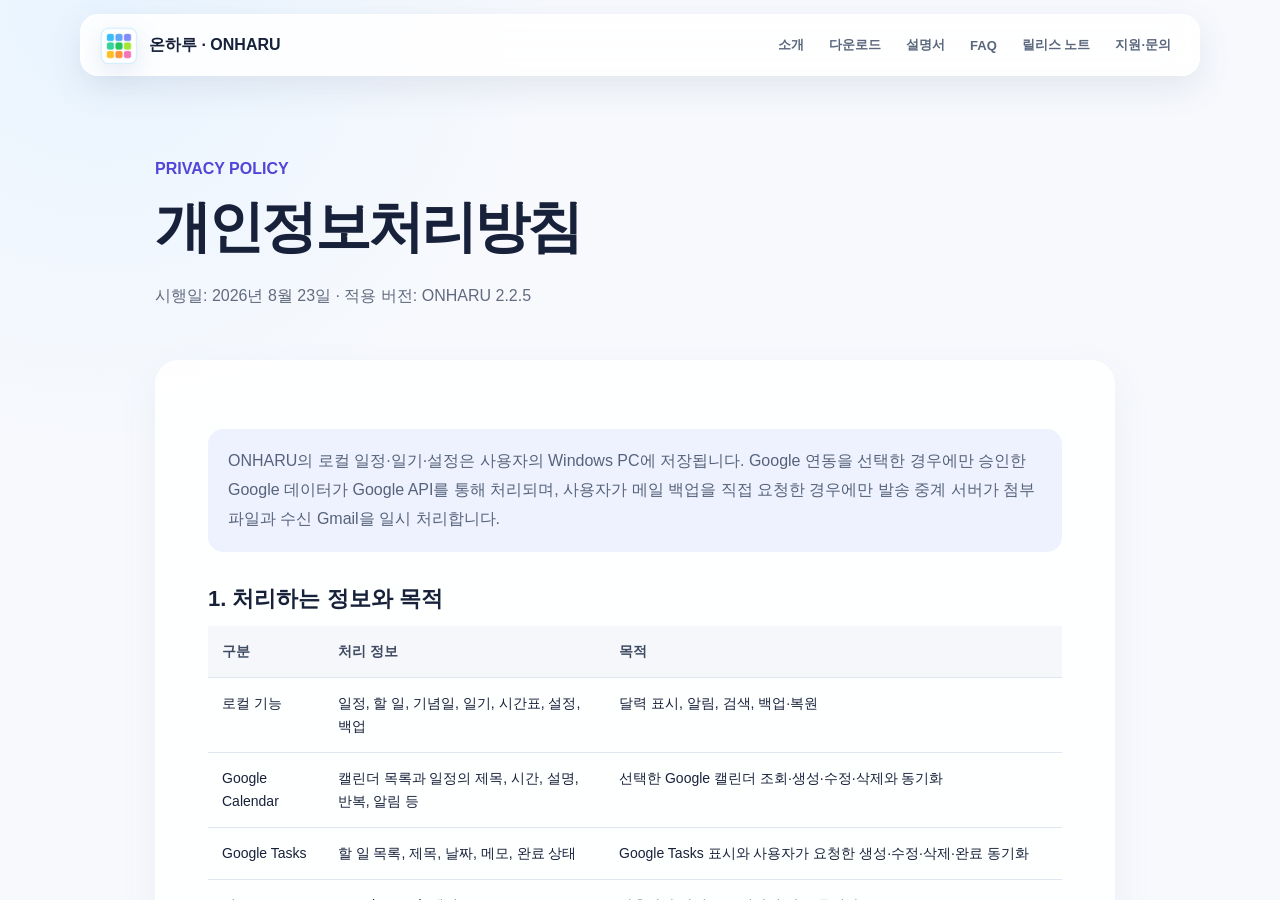
<file: Distribution/ONHARU-PRIVACY.html>
<!doctype html>
<html lang="ko"><head><meta charset="utf-8"><meta name="viewport" content="width=device-width,initial-scale=1">
<title>온하루 ONHARU — 개인정보처리방침</title><meta name="description" content="ONHARU 개인정보처리방침과 Google Calendar 및 Google Tasks 데이터 처리 안내">
<style>:root{--ink:#17213a;--muted:#616a7e;--line:#dfe5f1;--indigo:#5146d9;--paper:#f7f9fd}*{box-sizing:border-box}html{scroll-behavior:smooth}body{margin:0;font-family:"Pretendard","Noto Sans KR","Segoe UI",sans-serif;color:var(--ink);background:radial-gradient(circle at 8% 0,#e8f4ff 0,transparent 30%),var(--paper)}a{color:#4338ca}.wrap{width:min(960px,calc(100% - 36px));margin:auto}.hero{padding:70px 0 35px}.eyebrow{color:var(--indigo);font-weight:800}.hero h1{font-size:clamp(36px,6vw,56px);letter-spacing:-.05em;margin:12px 0}.hero p{color:var(--muted);line-height:1.7}.policy{background:#ffffffdc;border:1px solid #fff;border-radius:24px;padding:clamp(25px,5vw,52px);box-shadow:0 14px 40px #53618412;margin-bottom:80px}.summary{padding:18px 20px;border-radius:15px;background:#eef2ff;color:#44516a;line-height:1.7}.policy h2{margin:42px 0 12px;font-size:22px}.policy h2:first-of-type{margin-top:32px}.policy p,.policy li{color:#56637a;line-height:1.8}.policy ul{padding-left:22px}.table{overflow-x:auto}table{width:100%;border-collapse:collapse;font-size:14px}th,td{padding:14px;border-bottom:1px solid var(--line);text-align:left;vertical-align:top;line-height:1.65}th{color:#3e4a61;background:#f5f7fb}footer{padding:25px 0 40px;border-top:1px solid var(--line);color:#5b6678;font-size:12px;display:flex;justify-content:space-between}@media(max-width:680px){.hero{padding-top:45px}.policy{border-radius:18px}}</style><link rel="stylesheet" href="ONHARU-SITE.css"></head>
<body><header class="site-header"><div class="site-header-inner"><a class="site-brand" href="ONHARU-FEATURES.html"><img class="site-logo" src="onharu-icon.png" alt="">온하루 · ONHARU</a><nav class="site-nav" aria-label="주요 메뉴"><a href="ONHARU-FEATURES.html">소개</a><a href="ONHARU-DOWNLOAD.html">다운로드</a><a href="ONHARU-GUIDE.html">설명서</a><a href="ONHARU-FAQ.html">FAQ</a><a href="ONHARU-RELEASES.html">릴리스 노트</a><a href="ONHARU-SUPPORT.html">지원·문의</a></nav></div></header><div class="site-scroll">
<main class="wrap"><section class="hero"><div class="eyebrow">PRIVACY POLICY</div><h1>개인정보처리방침</h1><p>시행일: 2026년 8월 23일 · 적용 버전: ONHARU 2.2.5</p></section>
<article class="policy"><p class="summary">ONHARU의 로컬 일정·일기·설정은 사용자의 Windows PC에 저장됩니다. Google 연동을 선택한 경우에만 승인한 Google 데이터가 Google API를 통해 처리되며, 사용자가 메일 백업을 직접 요청한 경우에만 발송 중계 서버가 첨부 파일과 수신 Gmail을 일시 처리합니다.</p>
<h2>1. 처리하는 정보와 목적</h2><div class="table"><table><thead><tr><th>구분</th><th>처리 정보</th><th>목적</th></tr></thead><tbody><tr><td>로컬 기능</td><td>일정, 할 일, 기념일, 일기, 시간표, 설정, 백업</td><td>달력 표시, 알림, 검색, 백업·복원</td></tr><tr><td>Google Calendar</td><td>캘린더 목록과 일정의 제목, 시간, 설명, 반복, 알림 등</td><td>선택한 Google 캘린더 조회·생성·수정·삭제와 동기화</td></tr><tr><td>Google Tasks</td><td>할 일 목록, 제목, 날짜, 메모, 완료 상태</td><td>Google Tasks 표시와 사용자가 요청한 생성·수정·삭제·완료 동기화</td></tr><tr><td>인증</td><td>Google OAuth 갱신 토큰</td><td>사용자가 다시 로그인하지 않고 동기화</td></tr><tr><td>메일 백업</td><td>사용자가 선택한 일정 파일, 연결 Gmail, 단기 Google ID 토큰</td><td>수신자 본인 확인과 사용자가 요청한 파일 1회 발송. Calendar access token과 갱신 토큰은 전송하지 않음</td></tr><tr><td>오류 기록</td><td>오류 시각, 동작 위치, 기술적 오류 내용</td><td>앱 오류 진단. 이메일 주소와 토큰 형태의 문자열은 기록 전에 마스킹</td></tr></tbody></table></div>
<h2>2. 저장 위치와 보유 기간</h2><p>일정·설정·연동 정보와 자동 안전 백업은 사용자의 PC 내 <code>%LOCALAPPDATA%\Onharu</code>에 저장됩니다. Google OAuth 갱신 토큰은 Windows 현재 사용자 계정으로 암호화됩니다. 사용자가 메일 백업을 요청한 경우 첨부 파일과 수신 Gmail은 AWS 서울 리전의 발송 중계에서 전송을 완료하는 동안만 처리하며 별도 일정 저장소에 보관하지 않습니다. 그 밖의 로컬 데이터는 자체 서버로 전송하지 않습니다. PC의 데이터는 사용자가 앱의 데이터 삭제 기능을 실행하거나 해당 폴더를 직접 삭제할 때까지 보관됩니다.</p>
<h2>3. 제3자 제공과 외부 서비스</h2><p>ONHARU는 개인정보를 판매하거나 광고 목적으로 제공하지 않습니다. Google 연동 시 데이터는 기능 수행을 위해 Google Calendar API 및 Google Tasks API와 송수신되며, Google의 데이터 처리는 <a href="https://policies.google.com/privacy" target="_blank" rel="noopener">Google 개인정보처리방침</a>을 따릅니다.</p>
<h2>4. Google API 데이터의 이용 제한</h2><p>Google API에서 받은 정보는 사용자가 요청한 달력·할 일 기능을 제공하고 개선하는 용도로만 사용합니다. 광고, 신용 판단, 사용자 추적, 제3자 판매에 사용하지 않으며 사람이 임의로 열람하지 않습니다.</p>
<h2>5. 사용자의 선택과 삭제</h2><ul><li>Google 연동은 선택 사항이며, 연동하지 않아도 로컬 기능을 사용할 수 있습니다.</li><li>설정의 Google 로그아웃으로 ONHARU에 저장된 인증 정보를 삭제할 수 있습니다.</li><li>Google 계정의 보안 설정에서 ONHARU의 접근 권한을 언제든 철회할 수 있습니다.</li><li>설정의 로컬 데이터 삭제 기능으로 일정·설정·인증 정보를 삭제할 수 있습니다. 제거 프로그램만 실행하면 재설치를 위해 사용자 데이터가 남을 수 있습니다.</li><li>삭제 전 필요한 일정은 JSON 또는 CSV로 내보낼 수 있습니다.</li></ul>
<h2>6. 보호 조치</h2><p>인증 토큰은 Windows 데이터 보호 기능으로 현재 사용자만 복호화할 수 있게 저장합니다. 읽기 전용 Google 캘린더는 앱에서도 수정할 수 없도록 제한하고, 오류 기록에는 이메일과 인증 정보가 남지 않도록 마스킹합니다.</p>
<h2>7. 아동의 개인정보</h2><p>ONHARU는 연령 정보를 수집하지 않으며 아동을 대상으로 개인정보를 고의로 수집하지 않습니다.</p>
<h2>8. 방침 변경과 문의</h2><p>처리 항목이나 기능이 달라지면 시행일과 변경 내용을 이 페이지에 공개합니다. 개인정보 관련 문의는 <a href="mailto:support@onharu.app">support@onharu.app</a> 또는 ONHARU <a href="ONHARU-SUPPORT.html">지원·문의 페이지</a>를 이용해 주세요. 개인정보처리자: ONHARU 개발자 JUAN.HJLEE.</p></article></main>

<footer class="site-footer"><div class="site-footer-inner"><span>MADE BY JUAN.HJLEE · ONHARU</span><span class="site-footer-meta"><a href="ONHARU-TERMS.html">이용약관</a><span>·</span>
<a href="ONHARU-PRIVACY.html">개인정보처리방침</a><span>·</span><span>© 2026 ONHARU</span></span></div></footer>
</div></body></html>
</file>
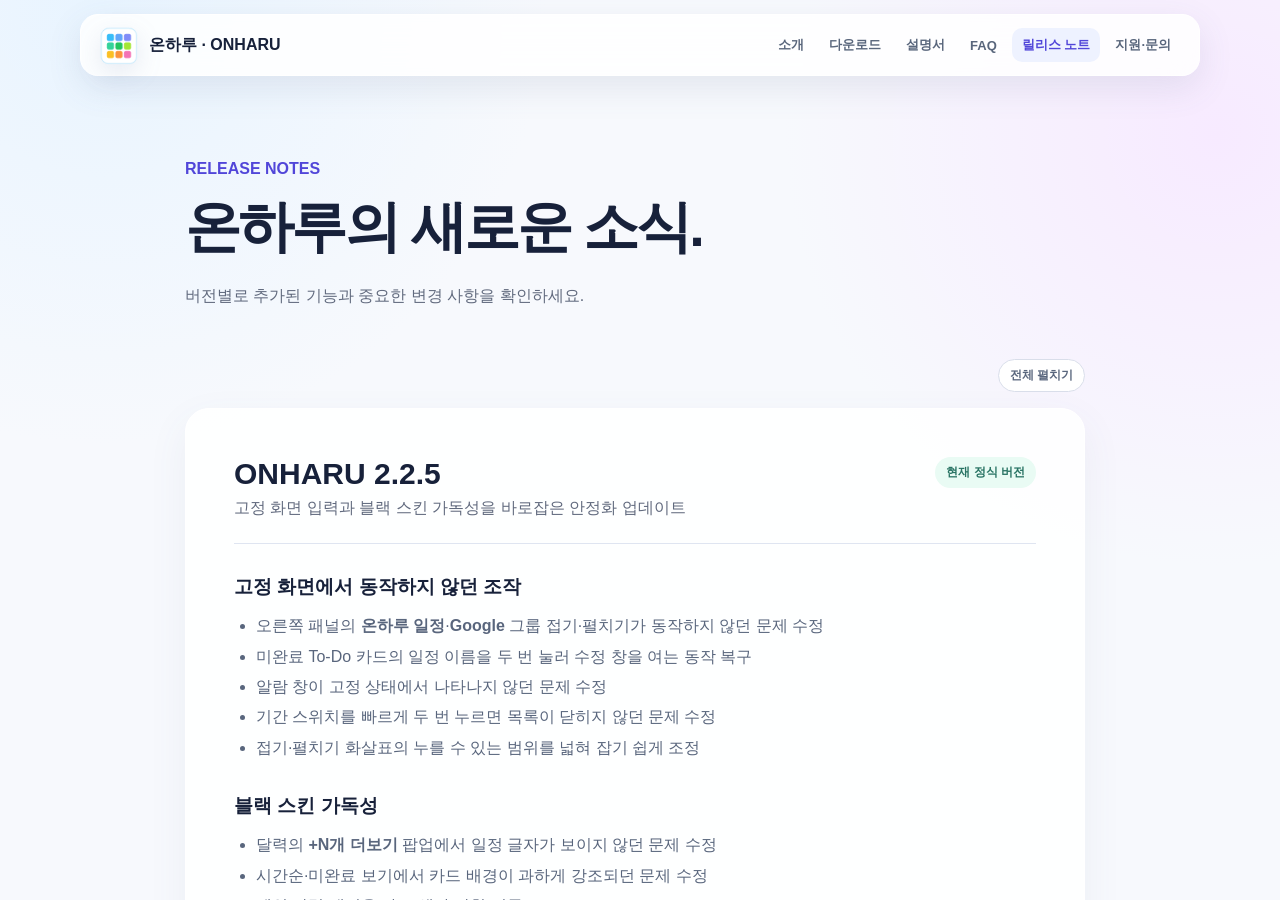
<file: Distribution/ONHARU-RELEASES.html>
<!doctype html>
<html lang="ko">
  <head>
    <meta charset="utf-8" />
    <meta name="viewport" content="width=device-width,initial-scale=1" />
    <title>온하루 ONHARU — 릴리스 노트</title>
    <meta name="description" content="ONHARU 버전별 새로운 기능과 변경 사항" />
    <style>
      :root {
        --ink: #17213a;
        --muted: #616a7e;
        --line: #dfe5f1;
        --indigo: #5146d9;
        --paper: #f7f9fd;
      }
      * {
        box-sizing: border-box;
      }
      body {
        margin: 0;
        font-family: "Pretendard", "Noto Sans KR", "Segoe UI", sans-serif;
        color: var(--ink);
        background: radial-gradient(circle at 8% 0, #e8f4ff 0, transparent 30%),
          radial-gradient(circle at 95% 15%, #f7eaff 0, transparent 30%),
          var(--paper);
      }
      a {
        color: inherit;
      }
      .wrap {
        width: min(900px, calc(100% - 36px));
        margin: auto;
      }
      .hero {
        padding: 70px 0 34px;
      }
      .eyebrow {
        color: var(--indigo);
        font-weight: 800;
      }
      .hero h1 {
        font-size: clamp(38px, 6vw, 56px);
        letter-spacing: -0.05em;
        margin: 12px 0;
      }
      .hero p {
        color: var(--muted);
        line-height: 1.7;
      }
      .release {
        margin-bottom: 80px;
        padding: clamp(26px, 5vw, 48px);
        border: 1px solid #fff;
        border-radius: 24px;
        background: #ffffffdc;
        box-shadow: 0 14px 40px #53618412;
      }
      .release-head {
        display: flex;
        align-items: flex-start;
        justify-content: space-between;
        gap: 18px;
        padding-bottom: 24px;
        border-bottom: 1px solid var(--line);
      }
      .release h2 {
        margin: 0;
        font-size: 30px;
      }
      .release-head p {
        margin: 7px 0 0;
        color: var(--muted);
      }
      .badge {
        padding: 7px 11px;
        border-radius: 999px;
        background: #e9fbf4;
        color: #287363;
        font-size: 12px;
        font-weight: 800;
      }
      .release h3 {
        margin: 30px 0 11px;
        font-size: 19px;
      }
      .release ul {
        margin: 0;
        padding-left: 22px;
        color: #59667d;
        line-height: 1.9;
      }
      .actions {
        display: flex;
        gap: 9px;
        margin-top: 32px;
      }
      .actions a {
        padding: 11px 15px;
        border: 1px solid var(--line);
        border-radius: 12px;
        background: #fff;
        color: #4b5870;
        text-decoration: none;
        font-size: 13px;
        font-weight: 800;
      }
      .actions a:first-child {
        border-color: transparent;
        background: linear-gradient(95deg, #5146d9, #8061db);
        color: #fff;
      }
      @media (max-width: 620px) {
        .hero {
          padding-top: 45px;
        }
        .release-head {
          flex-direction: column;
        }
        .actions {
          flex-direction: column;
          text-align: center;
        }
      }
    </style>
    <link rel="stylesheet" href="ONHARU-SITE.css" />
  </head>
  <body>
    <header class="site-header">
      <div class="site-header-inner">
        <a class="site-brand" href="ONHARU-FEATURES.html"
          ><img class="site-logo" src="onharu-icon.png" alt="" />온하루 ·
          ONHARU</a
        >
        <nav class="site-nav" aria-label="주요 메뉴">
          <a href="ONHARU-FEATURES.html">소개</a
          ><a href="ONHARU-DOWNLOAD.html">다운로드</a
          ><a href="ONHARU-GUIDE.html">설명서</a
          ><a href="ONHARU-FAQ.html">FAQ</a
          ><a href="ONHARU-RELEASES.html" aria-current="page">릴리스 노트</a
          ><a href="ONHARU-SUPPORT.html">지원·문의</a>
        </nav>
      </div>
    </header>
    <div class="site-scroll">
      <main class="wrap">
        <section class="hero">
          <div class="eyebrow">RELEASE NOTES</div>
          <h1>온하루의 새로운 소식.</h1>
          <p>버전별로 추가된 기능과 중요한 변경 사항을 확인하세요.</p>
        </section>
        <article class="release">
          <div class="release-head">
            <div>
              <h2>ONHARU 2.2.5</h2>
              <p>고정 화면 입력과 블랙 스킨 가독성을 바로잡은 안정화 업데이트</p>
            </div>
            <span class="badge">현재 정식 버전</span>
          </div>
          <h3>고정 화면에서 동작하지 않던 조작</h3>
          <ul>
            <li>오른쪽 패널의 <strong>온하루 일정</strong>·<strong>Google</strong> 그룹 접기·펼치기가 동작하지 않던 문제 수정</li>
            <li>미완료 To-Do 카드의 일정 이름을 두 번 눌러 수정 창을 여는 동작 복구</li>
            <li>알람 창이 고정 상태에서 나타나지 않던 문제 수정</li>
            <li>기간 스위치를 빠르게 두 번 누르면 목록이 닫히지 않던 문제 수정</li>
            <li>접기·펼치기 화살표의 누를 수 있는 범위를 넓혀 잡기 쉽게 조정</li>
          </ul>
          <h3>블랙 스킨 가독성</h3>
          <ul>
            <li>달력의 <strong>+N개 더보기</strong> 팝업에서 일정 글자가 보이지 않던 문제 수정</li>
            <li>시간순·미완료 보기에서 카드 배경이 과하게 강조되던 문제 수정</li>
            <li>메인 달력 배경을 카드 색과 맞춰 정돈</li>
          </ul>
          <h3>상세 패널과 헤더</h3>
          <ul>
            <li>카테고리순·시간순·미완료를 오갈 때 날짜 제목과 도구 아이콘이 흔들리던 문제 수정</li>
            <li>기념일 카드를 접고 펼 때 추가 버튼이 움직이던 문제 수정</li>
            <li>오늘·이번 주·다음 주와 세 보기의 날짜 표기를 하나의 양식으로 통일</li>
            <li>상단 기능 아이콘 줄을 창 조작 버튼 왼쪽에 고정하고 아이콘 수에 따라 왼쪽으로 확장</li>
          </ul>
          <h3>입력 편의와 접근성</h3>
          <ul>
            <li>알람의 시각·타이머, 시간표의 시작 시각을 가운데 정렬</li>
            <li>수기 입력칸은 누르는 즉시 기존 값이 선택되어 바로 새 값을 입력. 메모와 일기 본문은 제외</li>
            <li>미완료 목록 제목에 연도 표시</li>
            <li>상단 아이콘 버튼과 창 조작 버튼에 이름을 부여해 화면 낭독기에서 읽히도록 보완</li>
          </ul>
          <h3>이전 버전 이용자</h3>
          <ul>
            <li>기존 ONHARU 위에 덮어쓰면 일정·설정·Google 연결·일기·시간표 데이터가 유지됩니다</li>
            <li>자동 품질 검사 18개 전부 통과</li>
          </ul>
          <div class="actions"><a href="ONHARU-DOWNLOAD.html">2.2.5 다운로드</a></div>
        </article>
        <article class="release">
          <div class="release-head">
            <div>
              <h2>ONHARU 2.2.4</h2>
              <p>일정 카드 조작과 색상 가독성을 보완한 안정화 업데이트</p>
            </div>
            <span class="badge">이전 버전</span>
          </div>
          <h3>주요 변경</h3>
          <ul>
            <li>로컬·Google 일정 드래그 이동과 Ctrl+드래그 복사</li>
            <li>오른쪽 상세 카드 순서 변경과 일반·D-Day·기념일 접기/펼치기</li>
            <li>고정 상태의 상세 카드 입력과 공통 내부 여백 보완</li>
            <li>전역 ONHARU 스크롤바와 프리셋 파스텔 손잡이 적용</li>
            <li>중요 일정과 사용자 색상의 WCAG 대비 자동 보정</li>
            <li>100%↔125% 및 서로 다른 해상도의 혼합 DPI 실기기 검증 완료</li>
          </ul>
          <div class="actions">
            <a href="ONHARU-DOWNLOAD.html">ONHARU 2.2.4 다운로드</a
            ><a href="https://github.com/cowpigpapa/onharu/releases/tag/v2.2.4"
              >GitHub 릴리스</a
            >
          </div>
        </article>
        <article class="release">
          <div class="release-head">
            <div>
              <h2>ONHARU 2.2.3</h2>
              <p>달력 기간 선택과 알림 설정을 단순화한 안정화 업데이트</p>
            </div>
            <span class="badge">이전 버전</span>
          </div>
          <h3>주요 변경</h3>
          <ul>
            <li>
              상단 기간 버튼에서 1~6주를 직접 선택하고 월 전체는 4~6주 자동 표시
            </li>
            <li>알림 사용 여부와 알림 표시 위치를 하나의 설정 카드로 통합</li>
            <li>중요한 날 별 표시와 오른쪽 상세 일정의 독립 정렬 보완</li>
            <li>주 범위 선택 팝업의 위치·크기·테마를 ONHARU 스타일로 정리</li>
            <li>신규 설치 샘플 일정 생성 및 프리셋 대표색 반영 오류 수정</li>
          </ul>
          <h3>확인 예정</h3>
          <ul>
            <li>
              서로 다른 배율을 쓰는 다중 모니터 이동은 실제 혼합 DPI 장비에서
              추가 검증
            </li>
          </ul>
          <div class="actions">
            <a href="ONHARU-DOWNLOAD.html">ONHARU 2.2.3 다운로드</a
            ><a href="https://github.com/cowpigpapa/onharu/releases/tag/v2.2.3"
              >GitHub 릴리스</a
            >
          </div>
        </article>
        <article class="release">
          <div class="release-head">
            <div>
              <h2>ONHARU 2.2.1</h2>
              <p>자동 업데이트와 Google 연결 오류 안내를 보완한 안정화 패치</p>
            </div>
            <span class="badge">이전 버전</span>
          </div>
          <h3>수정 사항</h3>
          <ul>
            <li>
              .NET Framework 환경에서 GitHub 접속에 TLS 1.2를 사용해 자동
              업데이트 확인 실패 수정
            </li>
            <li>
              앱 시작 시 자동 업데이트 확인을 Google 초기 동기화보다 먼저
              실행하도록 순서 분리
            </li>
            <li>
              Google 인증 만료·취소와 네트워크 장애를 구분해 재로그인 필요 여부
              안내
            </li>
            <li>인증 오류 안내와 로그에서 토큰·개인정보 마스킹 유지</li>
          </ul>
          <h3>꼭 확인해 주세요</h3>
          <ul>
            <li>
              ONHARU 2.1·2.2.0 사용자는 2.2.1 설치판을 최초 한 번 수동 설치해야
              함
            </li>
            <li>
              2.2.1 이후 버전부터 사용자 승인형 자동 업데이트 정상 사용 가능
            </li>
            <li>기존 일정·설정·Google 연결·일기·시간표 데이터 유지</li>
          </ul>
          <div class="actions">
            <a href="ONHARU-DOWNLOAD.html">ONHARU 2.2.1 다운로드</a
            ><a href="https://github.com/cowpigpapa/onharu/releases/tag/v2.2.1"
              >GitHub 릴리스</a
            >
          </div>
        </article>
        <article class="release">
          <div class="release-head">
            <div>
              <h2>ONHARU 2.2.0</h2>
              <p>
                2.1의 안정성을 유지하면서 화면과 색상 체계를 다듬은 디자인
                업데이트
              </p>
            </div>
            <span class="badge">이전 버전</span>
          </div>
          <h3>디자인과 사용성</h3>
          <ul>
            <li>파스텔·블랙 두 가지 디자인 스킨과 상단 빠른 전환</li>
            <li>다섯 가지 색상 프리셋과 사용자 색상 저장·교환·초기화</li>
            <li>달력 기간, 이동·고정과 주요 부가기능의 공통 화면 규칙</li>
            <li>
              메인 달력·설정·오른쪽 카드의 일관된 색상과 읽기 쉬운 글자 대비
            </li>
          </ul>
          <h3>기능과 안정성</h3>
          <ul>
            <li>JSON·ICS·CSV 교환과 이메일 백업</li>
            <li>사용자 승인형 자동 업데이트와 설치 파일 SHA-256 검증</li>
            <li>KBO 경기 일정 보기 크기 저장과 다음 실행 시 복원</li>
            <li>팝업 중복 및 이동·고정 전환 충돌 방지</li>
          </ul>
        </article>
      </main>
      <footer class="site-footer">
        <div class="site-footer-inner">
          <span>MADE BY JUAN.HJLEE · ONHARU</span
          ><span class="site-footer-meta"
            ><a href="ONHARU-TERMS.html">이용약관</a><span>·</span>
            <a href="ONHARU-PRIVACY.html">개인정보처리방침</a><span>·</span
            ><span>© 2026 ONHARU</span></span
          >
        </div>
      </footer>
      <style>
        .release-tools {
          display: flex;
          justify-content: flex-end;
          margin: 0 0 16px;
        }
        .release + .release {
          border-color: #e8ebf2;
          background: #f4f6f9b8;
          box-shadow: 0 8px 24px #5361840a;
          color: #6f7889;
        }
        .release + .release .release-head {
          border-bottom-color: #e1e5ec;
        }
        .release + .release .release-head p,
        .release + .release ul {
          color: #656c78;
        }
        .release + .release .badge {
          background: #e6e9ee;
          color: #5f656f;
        }
        .release.previous:not(.open) > :not(.release-head) {
          display: none;
        }
        .release.previous:not(.open) {
          margin-bottom: 24px;
        }
        .release.previous:not(.open) .release-head {
          padding-bottom: 0;
          border-bottom: 0;
        }
        .release-head-controls {
          display: flex;
          align-items: center;
          gap: 8px;
          flex-shrink: 0;
        }
        .release-toggle,
        .release-toggle-all {
          padding: 7px 11px;
          border: 1px solid #d9deea;
          border-radius: 999px;
          background: #fff;
          color: #59667d;
          font: inherit;
          font-size: 12px;
          font-weight: 800;
          cursor: pointer;
        }
        .release-toggle:active,
        .release-toggle-all:active {
          transform: translateY(1px);
        }
        @media (max-width: 620px) {
          .release-head-controls {
            width: 100%;
            justify-content: space-between;
          }
        }
      </style>
      <script>
        (() => {
          const releases = [...document.querySelectorAll(".release")],
            previous = releases.slice(1);
          if (!previous.length) return;
          const tools = document.createElement("div"),
            allButton = document.createElement("button");
          tools.className = "release-tools";
          allButton.className = "release-toggle-all";
          allButton.type = "button";
          tools.append(allButton);
          releases[0].before(tools);
          const sync = () => {
            previous.forEach((card) => {
              const open = card.classList.contains("open"),
                button = card.querySelector(".release-toggle");
              button.textContent = open ? "접기" : "펼치기";
              button.setAttribute("aria-expanded", String(open));
            });
            allButton.textContent = previous.every((card) =>
              card.classList.contains("open"),
            )
              ? "전체 접기"
              : "전체 펼치기";
          };
          previous.forEach((card) => {
            card.classList.add("previous");
            const badge = card.querySelector(".badge"),
              controls = document.createElement("div"),
              button = document.createElement("button");
            controls.className = "release-head-controls";
            button.className = "release-toggle";
            button.type = "button";
            badge.replaceWith(controls);
            controls.append(badge, button);
            button.addEventListener("click", () => {
              card.classList.toggle("open");
              sync();
            });
          });
          allButton.addEventListener("click", () => {
            const open = !previous.every((card) =>
              card.classList.contains("open"),
            );
            previous.forEach((card) => card.classList.toggle("open", open));
            sync();
          });
          sync();
        })();
      </script>
    </div>
  </body>
</html>
</file>
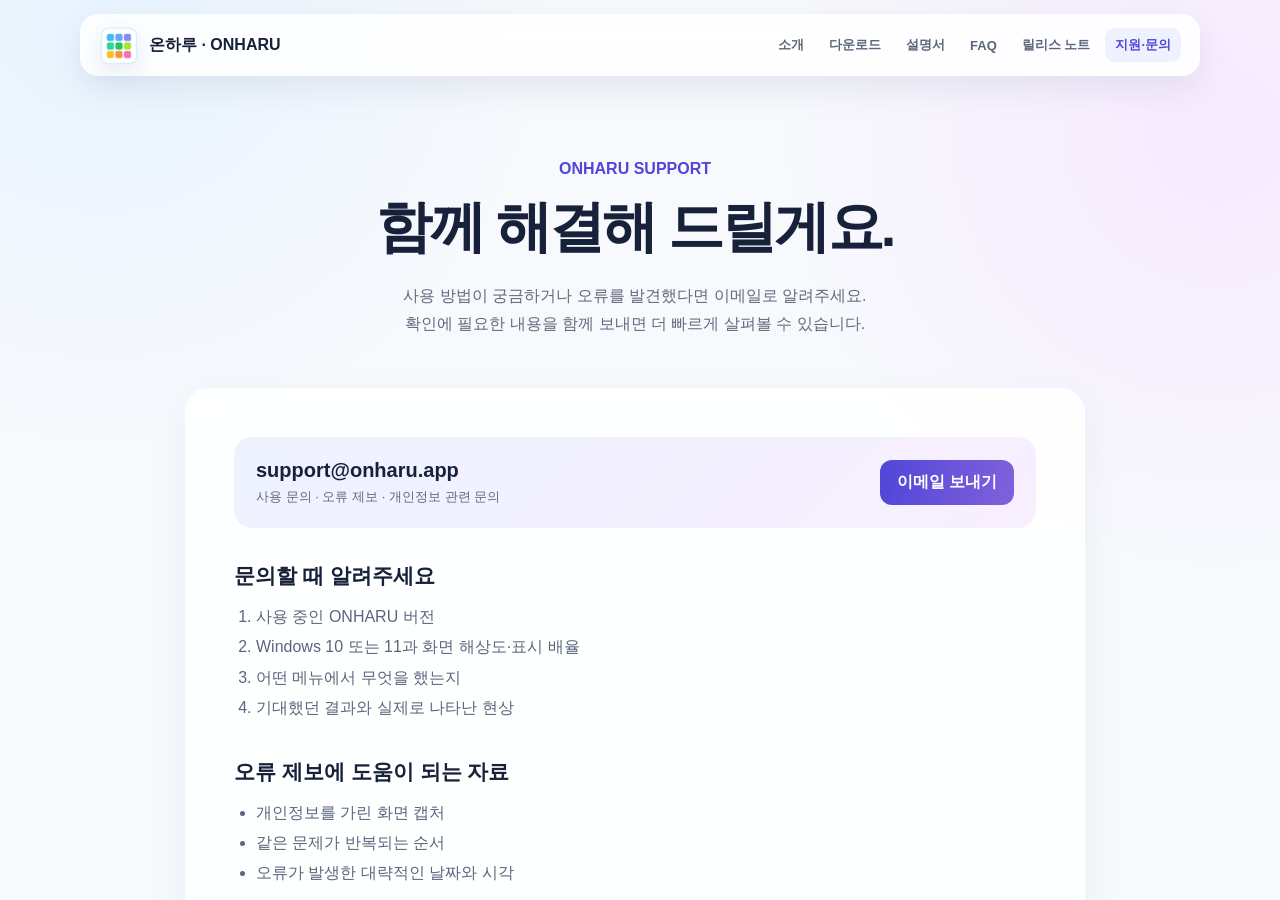
<file: Distribution/ONHARU-SUPPORT.html>
<!doctype html>
<html lang="ko"><head><meta charset="utf-8"><meta name="viewport" content="width=device-width,initial-scale=1"><title>온하루 ONHARU — 지원·문의</title><meta name="description" content="ONHARU 사용 문의, 오류 제보 및 지원 이메일 안내">
<style>:root{--ink:#17213a;--muted:#616a7e;--line:#dfe5f1;--indigo:#5146d9;--paper:#f7f9fd}*{box-sizing:border-box}body{margin:0;font-family:"Pretendard","Noto Sans KR","Segoe UI",sans-serif;color:var(--ink);background:radial-gradient(circle at 8% 0,#e8f4ff 0,transparent 30%),radial-gradient(circle at 95% 15%,#f7eaff 0,transparent 30%),var(--paper)}a{color:inherit}.wrap{width:min(900px,calc(100% - 36px));margin:auto}.hero{text-align:center;padding:70px 0 34px}.eyebrow{color:var(--indigo);font-weight:800}.hero h1{font-size:clamp(38px,6vw,56px);letter-spacing:-.05em;margin:12px 0}.hero p{color:var(--muted);line-height:1.75}.panel{margin-bottom:80px;padding:clamp(26px,5vw,48px);border:1px solid #fff;border-radius:24px;background:#ffffffdc;box-shadow:0 14px 40px #53618412}.contact{display:flex;align-items:center;justify-content:space-between;gap:18px;padding:22px;border-radius:18px;background:linear-gradient(135deg,#eef2ff,#f8efff)}.contact strong{display:block;font-size:20px}.contact span{display:block;margin-top:6px;color:#5f6a80;font-size:13px}.button{flex:0 0 auto;padding:12px 17px;border-radius:12px;background:linear-gradient(95deg,#5146d9,#8061db);color:#fff;text-decoration:none;font-weight:800}.panel h2{margin:34px 0 12px;font-size:21px}.panel ol,.panel ul{margin:0;padding-left:22px;color:#59667d;line-height:1.9}.tip{margin-top:28px;padding:18px 20px;border:1px solid #f3dfae;border-radius:15px;background:#fff7e7;color:#6f6249;line-height:1.7;font-size:14px}@media(max-width:620px){.hero{padding-top:45px}.contact{align-items:flex-start;flex-direction:column}.button{width:100%;text-align:center}}</style><link rel="stylesheet" href="ONHARU-SITE.css"></head>
<body><header class="site-header"><div class="site-header-inner"><a class="site-brand" href="ONHARU-FEATURES.html"><img class="site-logo" src="onharu-icon.png" alt="">온하루 · ONHARU</a><nav class="site-nav" aria-label="주요 메뉴"><a href="ONHARU-FEATURES.html">소개</a><a href="ONHARU-DOWNLOAD.html">다운로드</a><a href="ONHARU-GUIDE.html">설명서</a><a href="ONHARU-FAQ.html">FAQ</a><a href="ONHARU-RELEASES.html">릴리스 노트</a><a href="ONHARU-SUPPORT.html" aria-current="page">지원·문의</a></nav></div></header><div class="site-scroll"><main class="wrap"><section class="hero"><div class="eyebrow">ONHARU SUPPORT</div><h1>함께 해결해 드릴게요.</h1><p>사용 방법이 궁금하거나 오류를 발견했다면 이메일로 알려주세요.<br>확인에 필요한 내용을 함께 보내면 더 빠르게 살펴볼 수 있습니다.</p></section><section class="panel"><div class="contact"><div><strong>support@onharu.app</strong><span>사용 문의 · 오류 제보 · 개인정보 관련 문의</span></div><a class="button" href="mailto:support@onharu.app?subject=%5BONHARU%20문의%5D%20">이메일 보내기</a></div><h2>문의할 때 알려주세요</h2><ol><li>사용 중인 ONHARU 버전</li><li>Windows 10 또는 11과 화면 해상도·표시 배율</li><li>어떤 메뉴에서 무엇을 했는지</li><li>기대했던 결과와 실제로 나타난 현상</li></ol><h2>오류 제보에 도움이 되는 자료</h2><ul><li>개인정보를 가린 화면 캡처</li><li>같은 문제가 반복되는 순서</li><li>오류가 발생한 대략적인 날짜와 시각</li></ul><p class="tip"><strong>보내지 마세요:</strong> Google 비밀번호, 인증 코드, OAuth 토큰, API 키와 같은 민감한 정보는 이메일에 포함하지 마세요. 일정 화면을 첨부할 때는 개인 일정과 이메일 주소를 먼저 가려주세요.</p></section></main>
<footer class="site-footer"><div class="site-footer-inner"><span>MADE BY JUAN.HJLEE · ONHARU</span><span class="site-footer-meta"><a href="ONHARU-TERMS.html">이용약관</a><span>·</span>
<a href="ONHARU-PRIVACY.html">개인정보처리방침</a><span>·</span><span>© 2026 ONHARU</span></span></div></footer>
</div></body></html>
</file>
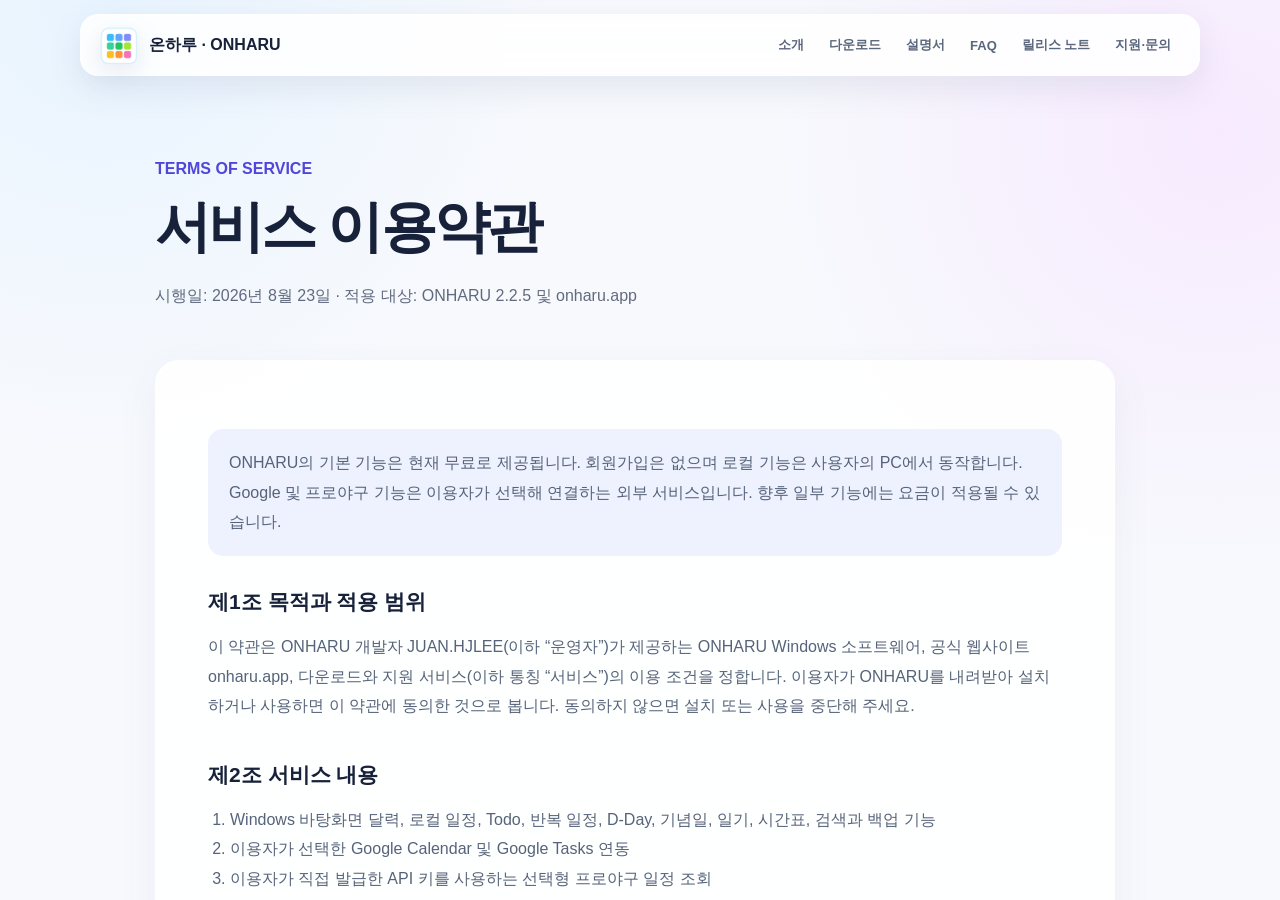
<file: Distribution/ONHARU-TERMS.html>
<!doctype html>
<html lang="ko"><head><meta charset="utf-8"><meta name="viewport" content="width=device-width,initial-scale=1"><title>온하루 ONHARU — 서비스 이용약관</title><meta name="description" content="ONHARU 무료 Windows 소프트웨어와 공식 웹사이트 서비스 이용약관">
<style>:root{--ink:#17213a;--muted:#616a7e;--line:#dfe5f1;--indigo:#5146d9;--paper:#f7f9fd}*{box-sizing:border-box}body{margin:0;font-family:"Pretendard","Noto Sans KR","Segoe UI",sans-serif;color:var(--ink);background:radial-gradient(circle at 8% 0,#e8f4ff 0,transparent 30%),radial-gradient(circle at 95% 15%,#f7eaff 0,transparent 30%),var(--paper)}a{color:#4338ca}.wrap{width:min(960px,calc(100% - 36px));margin:auto}.hero{padding:70px 0 35px}.eyebrow{color:var(--indigo);font-weight:800}.hero h1{font-size:clamp(36px,6vw,56px);letter-spacing:-.05em;margin:12px 0}.hero p{color:var(--muted);line-height:1.7}.terms{margin-bottom:80px;padding:clamp(25px,5vw,52px);border:1px solid #fff;border-radius:24px;background:#ffffffdc;box-shadow:0 14px 40px #53618412}.summary{padding:19px 21px;border-radius:15px;background:#eef2ff;color:#44516a;line-height:1.75}.terms h2{margin:40px 0 12px;font-size:21px}.terms h2:first-of-type{margin-top:32px}.terms p,.terms li{color:#56637a;line-height:1.85}.terms ol,.terms ul{padding-left:22px}.terms strong{color:#354057}@media(max-width:680px){.hero{padding-top:45px}.terms{border-radius:18px}}</style><link rel="stylesheet" href="ONHARU-SITE.css"></head>
<body><header class="site-header"><div class="site-header-inner"><a class="site-brand" href="ONHARU-FEATURES.html"><img class="site-logo" src="onharu-icon.png" alt="">온하루 · ONHARU</a><nav class="site-nav" aria-label="주요 메뉴"><a href="ONHARU-FEATURES.html">소개</a><a href="ONHARU-DOWNLOAD.html">다운로드</a><a href="ONHARU-GUIDE.html">설명서</a><a href="ONHARU-FAQ.html">FAQ</a><a href="ONHARU-RELEASES.html">릴리스 노트</a><a href="ONHARU-SUPPORT.html">지원·문의</a></nav></div></header><div class="site-scroll"><main class="wrap"><section class="hero"><div class="eyebrow">TERMS OF SERVICE</div><h1>서비스 이용약관</h1><p>시행일: 2026년 8월 23일 · 적용 대상: ONHARU 2.2.5 및 onharu.app</p></section><article class="terms"><p class="summary">ONHARU의 기본 기능은 현재 무료로 제공됩니다. 회원가입은 없으며 로컬 기능은 사용자의 PC에서 동작합니다. Google 및 프로야구 기능은 이용자가 선택해 연결하는 외부 서비스입니다. 향후 일부 기능에는 요금이 적용될 수 있습니다.</p>
<h2>제1조 목적과 적용 범위</h2><p>이 약관은 ONHARU 개발자 JUAN.HJLEE(이하 “운영자”)가 제공하는 ONHARU Windows 소프트웨어, 공식 웹사이트 onharu.app, 다운로드와 지원 서비스(이하 통칭 “서비스”)의 이용 조건을 정합니다. 이용자가 ONHARU를 내려받아 설치하거나 사용하면 이 약관에 동의한 것으로 봅니다. 동의하지 않으면 설치 또는 사용을 중단해 주세요.</p>
<h2>제2조 서비스 내용</h2><ol><li>Windows 바탕화면 달력, 로컬 일정, Todo, 반복 일정, D-Day, 기념일, 일기, 시간표, 검색과 백업 기능</li><li>이용자가 선택한 Google Calendar 및 Google Tasks 연동</li><li>이용자가 직접 발급한 API 키를 사용하는 선택형 프로야구 일정 조회</li><li>공식 설치 파일, 릴리스 정보, FAQ와 이메일 지원</li></ol><p>현재 기본 기능은 무료로 제공되지만, 운영자는 향후 Google 연동을 포함한 일부 기능을 유료로 전환하거나 별도의 유료 기능·요금제를 추가할 수 있습니다. 유료 적용 대상, 가격, 시행일, 결제·해지·환불 조건은 적용 전에 공식 사이트 또는 프로그램에서 별도로 안내합니다. 이용자의 명시적인 구매 및 결제 동의 없이 요금을 청구하지 않습니다.</p>
<h2>제3조 이용 환경과 이용자의 책임</h2><ol><li>이용자는 지원되는 Windows 환경과 공식 배포처에서 받은 파일을 사용해야 합니다.</li><li>이용자는 중요한 일정과 일기를 정기적으로 백업하고, 내보낸 파일을 안전하게 보관해야 합니다.</li><li>Google 계정, API 키와 인증 정보는 본인이 관리하며 타인에게 공개해서는 안 됩니다.</li><li>서비스를 법령 위반, 타인의 권리 침해, 시스템 공격·우회·악성코드 배포 목적으로 사용할 수 없습니다.</li></ol>
<h2>제4조 외부 서비스</h2><p>Google Calendar, Google Tasks와 프로야구 일정 제공자는 ONHARU와 별개의 서비스입니다. 해당 기능에는 각 제공자의 약관·정책·API 제한·요금 또는 사용량 기준이 적용됩니다. 외부 서비스의 장애, 정책 변경, API 중단이나 데이터 형식 변경으로 일부 기능이 제한될 수 있습니다. ONHARU는 이용자가 요청하지 않은 Google 원본 데이터를 임의로 변경하지 않도록 설계합니다.</p>
<h2>제5조 데이터와 개인정보</h2><p>일정·설정·연동 정보와 자동 백업은 이용자의 PC 내 <code>%LOCALAPPDATA%\Onharu</code>에 저장됩니다. Google 연동을 선택한 경우에만 승인된 범위의 데이터가 Google API와 송수신됩니다. 자세한 처리 기준은 <a href="ONHARU-PRIVACY.html">개인정보처리방침</a>을 따릅니다.</p>
<h2>제6조 지식재산권과 이용 허락</h2><p>ONHARU의 프로그램, 디자인, 문서, 로고와 웹사이트 콘텐츠에 관한 권리는 운영자 또는 정당한 권리자에게 있습니다. 운영자는 개인과 조직에 ONHARU를 정상적으로 설치하고 사용할 수 있는 비독점적·양도 불가능한 이용 권한을 부여합니다. 법령이 허용하는 경우를 제외하고 프로그램이나 배포 파일을 무단 판매, 재배포, 임대하거나 출처를 오인하게 해서는 안 됩니다.</p>
<h2>제7조 서비스 변경과 중단</h2><p>운영자는 기능 개선, 보안, 외부 API 변경 또는 운영상 필요에 따라 서비스를 변경하거나 일부 기능을 중단할 수 있습니다. 이용자에게 중요한 변경은 가능한 범위에서 공식 사이트의 릴리스 노트 또는 공지로 안내합니다. 무료 서비스의 성격상 특정 기능이나 지원 기간이 영구히 유지됨을 보장하지 않습니다.</p>
<h2>제8조 보증과 책임의 범위</h2><ol><li>운영자는 서비스의 안정성과 데이터 보호를 위해 합리적으로 노력하지만, 모든 환경에서 오류가 없거나 항상 중단 없이 동작함을 보증하지 않습니다.</li><li>이용자의 조작, 비공식 배포본, 운영체제·외부 서비스 장애, 기기 고장 또는 백업 미실시로 발생한 손해에 대해서는 운영자의 고의 또는 중대한 과실이 없는 한 책임을 지지 않습니다.</li><li>이 조항은 관련 법령에 따라 배제하거나 제한할 수 없는 소비자의 권리와 운영자의 책임을 제한하지 않습니다.</li></ol>
<h2>제9조 이용 종료</h2><p>이용자는 언제든 프로그램을 제거해 이용을 종료할 수 있습니다. 프로그램 제거 후에도 재설치를 위해 사용자 데이터가 남을 수 있으므로 완전 삭제를 원하면 앱의 데이터 삭제 기능 또는 안내된 저장 폴더를 확인해 주세요. Google 계정 설정에서 ONHARU 접근 권한도 별도로 철회할 수 있습니다.</p>
<h2>제10조 약관 변경</h2><p>운영자는 관련 법령을 위반하지 않는 범위에서 약관을 변경할 수 있습니다. 변경 내용과 시행일은 원칙적으로 시행 7일 전 공식 사이트에 공개하고, 이용자에게 불리한 중요한 변경은 가능한 범위에서 30일 전에 알립니다. 법령·보안상 긴급한 변경은 먼저 적용한 뒤 지체 없이 안내할 수 있습니다.</p>
<h2>제11조 준거법과 분쟁 해결</h2><p>이 약관은 대한민국 법령을 따릅니다. 분쟁이 발생하면 운영자와 이용자는 성실히 협의하며, 해결되지 않는 경우 관련 법령이 정한 관할 법원 또는 분쟁조정 절차를 이용할 수 있습니다.</p>
<h2>제12조 문의</h2><p>약관과 서비스 이용 문의: <a href="mailto:support@onharu.app">support@onharu.app</a> · <a href="ONHARU-SUPPORT.html">지원·문의 페이지</a></p></article></main>
<footer class="site-footer"><div class="site-footer-inner"><span>MADE BY JUAN.HJLEE · ONHARU</span><span class="site-footer-meta"><a href="ONHARU-TERMS.html">이용약관</a><span>·</span>
<a href="ONHARU-PRIVACY.html">개인정보처리방침</a><span>·</span><span>© 2026 ONHARU</span></span></div></footer>
</div></body></html>
</file>
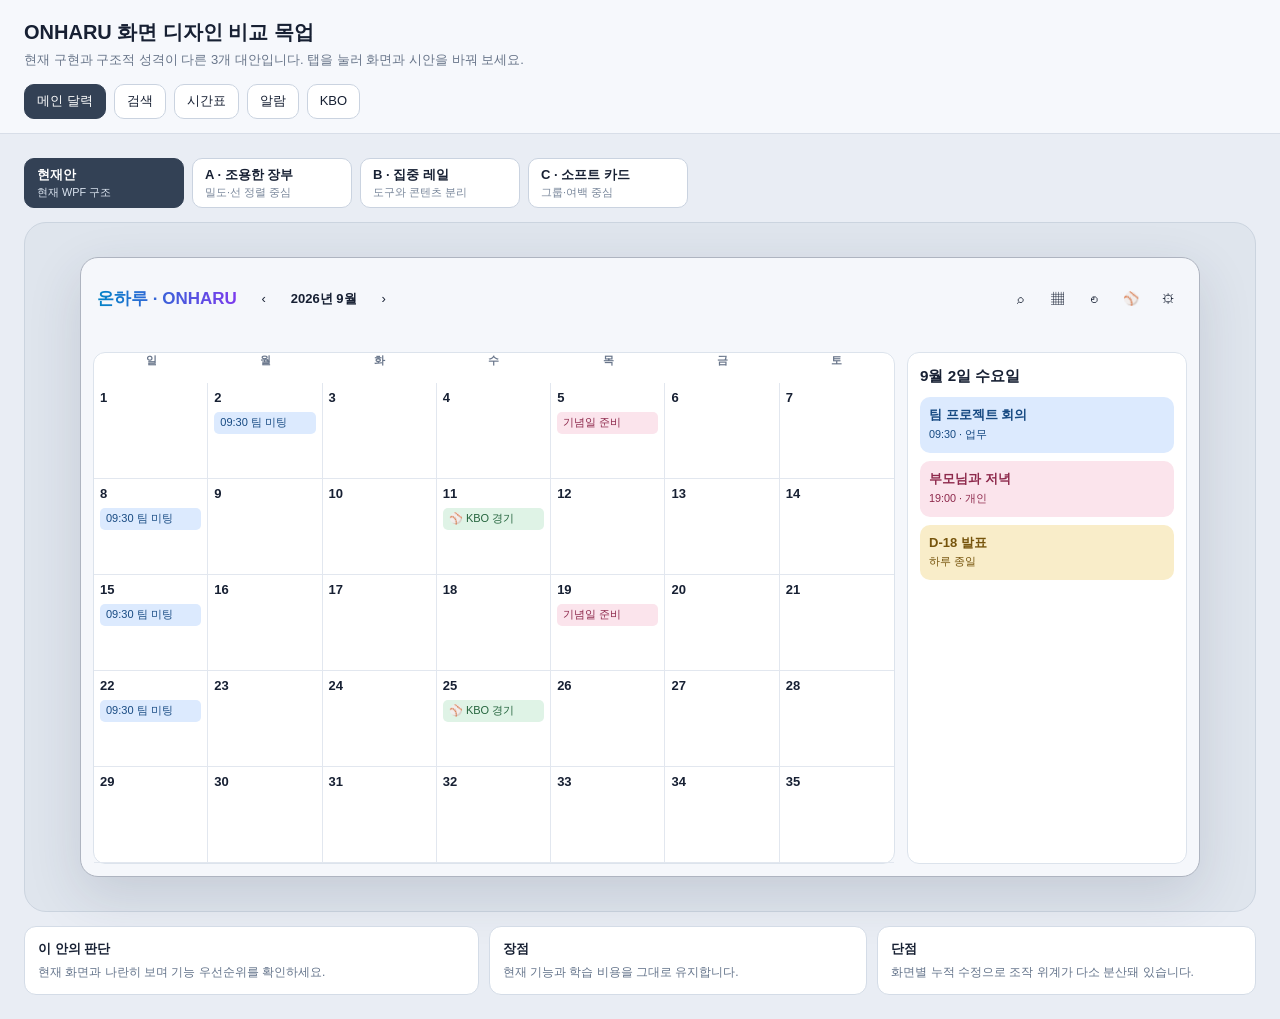
<file: Docs/Design/Mockups/ONHARU_SCREEN_OPTIONS.html>
<!doctype html>
<html lang="ko">
<head>
<meta charset="utf-8">
<meta name="viewport" content="width=device-width,initial-scale=1">
<title>ONHARU 화면 디자인 비교 목업</title>
<style>
  :root{--ink:#172033;--muted:#68758a;--line:#dce3ec;--paper:#f5f7fb;--surface:#fff;--brand:#4f46e5;--sky:#0369a1;--violet:#6d28d9;--peach:#fbe8de;--mint:#ddf3f1;--rose:#fff1f2;--shadow:0 18px 54px #29344b24}
  *{box-sizing:border-box} body{margin:0;color:var(--ink);font:13px/1.45 "Malgun Gothic","Segoe UI",sans-serif;background:#e9edf4}
  button{font:inherit;color:inherit}.top{position:sticky;z-index:20;top:0;padding:18px 24px 14px;background:#f7f9fceF;backdrop-filter:blur(14px);border-bottom:1px solid #d8dee8}
  h1{margin:0 0 4px;font-size:20px}.lead{margin:0;color:var(--muted)}
  .nav{display:flex;flex-wrap:wrap;gap:8px;margin-top:14px}.nav button,.variants button{border:1px solid #cad3e0;background:#fff;border-radius:10px;padding:7px 12px;cursor:pointer}.nav button.on,.variants button.on{color:#fff;background:#334155;border-color:#334155}
  main{max-width:1320px;margin:auto;padding:24px}.variants{display:flex;gap:8px;flex-wrap:wrap;margin-bottom:14px}.variants button{display:grid;text-align:left;min-width:160px}.variants small{color:#78869a}.variants button.on small{color:#dbe4f0}
  .stage{background:#dfe5ed;border:1px solid #cbd4df;border-radius:22px;padding:28px;min-height:690px;display:grid;place-items:center}#preview{width:100%;display:grid;place-items:center}
  .window{width:min(1120px,100%);height:620px;background:var(--paper);border:1px solid #aeb4c0;border-radius:18px;box-shadow:var(--shadow);overflow:hidden;display:flex;flex-direction:column;transition:.2s}
  .titlebar{height:58px;flex:none;display:flex;align-items:center;gap:10px;padding:0 20px;background:#e9edf3;border-bottom:1px solid #d4dae3}.titlebar b{font-size:19px}.glyph{width:24px;height:24px;display:grid;place-items:center;font-size:20px}.spacer{flex:1}.icon{border:0;background:transparent;width:30px;height:30px;border-radius:9px;cursor:pointer}.icon:hover{outline:1px solid #ccd4df}.body{min-height:0;flex:1;display:flex;padding:12px;gap:12px}.card{background:var(--surface);border:1px solid var(--line);border-radius:12px}.btn{height:30px;padding:0 12px;border:1px solid #cbd5e1;border-radius:9px;background:#fff}.primary{color:#fff;border:0;background:linear-gradient(110deg,var(--sky),var(--brand))}.seg{display:flex;padding:2px;border:1px solid #c4b5fd;border-radius:10px;background:#fff}.seg span{padding:5px 11px;border-radius:8px}.seg .on{background:#ede9fe;color:var(--violet);font-weight:700}
  .calendar{display:grid;grid-template-columns:repeat(7,1fr);grid-auto-rows:1fr;overflow:hidden}.day{position:relative;padding:6px;border-right:1px solid #e2e7ef;border-bottom:1px solid #e2e7ef;min-width:0}.day:nth-child(7n){border-right:0}.num{font-weight:700}.event{display:block;margin-top:4px;padding:3px 6px;border-radius:5px;white-space:nowrap;overflow:hidden;text-overflow:ellipsis;font-size:11px}.blue{background:#dceafe;color:#174a82}.pink{background:#fbe4ec;color:#8e294c}.green{background:#dff3e6;color:#24643d}.gold{background:#f9edc9;color:#76540c}.violet{background:#eee5fb;color:#5b2a86}
  .main-head{height:82px;padding:12px 16px;display:flex;align-items:center;gap:12px}.brand{font-size:17px;font-weight:800;background:linear-gradient(90deg,#0284c7,#7c3aed);color:transparent;background-clip:text}.main-layout{display:grid;grid-template-columns:1fr 280px;gap:12px;min-height:0;flex:1}.main-cal{display:grid;grid-template-rows:30px 1fr;min-width:0}.week{display:grid;grid-template-columns:repeat(7,1fr);text-align:center;color:var(--muted);font-size:11px}.detail{padding:12px;overflow:hidden}.detail h3{margin:0 0 10px}.detail-item{padding:9px;margin-bottom:8px;border-radius:10px}.toolrow{display:flex;gap:7px;align-items:center}
  .search-layout{display:grid;grid-template-rows:auto auto 1fr;gap:10px;width:100%}.input{height:34px;border:1px solid #cbd5e1;border-radius:9px;background:#fff;padding:8px 10px}.search-meta{display:flex;align-items:end;gap:10px}.results{overflow:hidden}.result{height:48px;padding:7px;display:grid;grid-template-columns:74px 1fr auto;align-items:center;border-bottom:1px solid #edf0f4}.result:last-child{border:0}.result time{color:var(--muted)}
  .table-wrap{width:100%;overflow:hidden}.tt{width:100%;height:100%;border-collapse:collapse}.tt th,.tt td{border:1px solid #dde3ec;padding:9px;text-align:center}.tt th{height:38px;background:#f4f6fa}.tt td:first-child{width:92px;background:#f7f8fb;color:var(--muted)}
  .alarm{width:min(560px,100%)}.alarm .body{display:grid;grid-template-rows:auto auto 1fr}.alarm-entry{padding:16px;display:flex;gap:10px;align-items:center}.alarm-list{overflow:hidden;padding:8px}.alarm-row{display:grid;grid-template-columns:1fr auto auto;gap:10px;align-items:center;padding:10px;border-bottom:1px solid #edf0f4}
  .kbo .body{display:grid;grid-template-rows:auto 1fr auto}.kbo-toolbar{display:flex;gap:8px;align-items:center}.kbo-grid{display:grid;grid-template-columns:repeat(7,1fr);grid-auto-rows:1fr;overflow:hidden}.game{margin-top:4px;padding:3px;background:#e2f1e7;color:#235c37;border-radius:5px;font-size:10px}.footer{display:flex;align-items:center;gap:8px;padding:10px}
  .notes{display:grid;grid-template-columns:1.2fr 1fr 1fr;gap:10px;margin-top:14px}.note{background:#fff;border:1px solid #d4dce7;border-radius:12px;padding:13px}.note h3{font-size:13px;margin:0 0 5px}.note p{margin:0;color:#64748b;font-size:12px}.recommend{border-color:#8b83e8;box-shadow:inset 0 0 0 1px #8b83e8}.badge{display:inline-block;margin-left:5px;padding:1px 6px;border-radius:20px;background:#ede9fe;color:#5b21b6;font-size:10px}
  /* A: quiet ledger — denser, squared, strong rows */
  .v-a .window{border-radius:10px}.v-a .card{border-radius:7px}.v-a .body{gap:8px}.v-a .event,.v-a .game{border-radius:3px}.v-a .detail-item{border-left:4px solid currentColor;border-radius:4px}.v-a .result{height:42px}.v-a .titlebar{background:#f1f4f8}
  /* B: focus rail — tools become a distinct side rail */
  .v-b .window{background:#f4f1fb}.v-b .titlebar{background:#fff}.v-b .body{padding-left:76px;position:relative}.v-b .body:before{content:"⌕\A▦\A◴\A⚾\A⚙";white-space:pre;position:absolute;left:12px;top:12px;width:50px;height:calc(100% - 24px);padding-top:12px;text-align:center;font:20px/2.3 "Segoe UI Symbol";background:#252b3b;color:#fff;border-radius:14px}.v-b .main-head .toolrow{display:none}.v-b .main-layout{grid-template-columns:1fr 250px}.v-b .card{border-color:#d8d1eb}
  /* C: soft cards — stronger grouping and breathing room */
  .v-c .window{background:#eef4f6;border-radius:22px}.v-c .titlebar{background:#e4eef2;height:66px}.v-c .body{padding:18px;gap:16px}.v-c .card{border:0;border-radius:17px;box-shadow:0 7px 20px #41566b14}.v-c .day{margin:3px;border:0!important;border-radius:9px;background:#fff}.v-c .calendar,.v-c .kbo-grid{gap:3px}.v-c .result{margin:5px 7px;border:0;border-radius:10px;background:#f7f9fb}.v-c .tt{border-collapse:separate;border-spacing:4px}.v-c .tt th,.v-c .tt td{border:0;border-radius:8px}.v-c .alarm-row{margin-bottom:6px;border:0;border-radius:10px;background:#f7f9fb}
  @media(max-width:800px){main{padding:12px}.stage{padding:10px}.notes{grid-template-columns:1fr}.main-layout{grid-template-columns:1fr}.detail{display:none}.window{height:600px}.v-b .body{padding-left:64px}.variants button{min-width:140px}}
</style>
</head>
<body>
<header class="top"><h1>ONHARU 화면 디자인 비교 목업</h1><p class="lead">현재 구현과 구조적 성격이 다른 3개 대안입니다. 탭을 눌러 화면과 시안을 바꿔 보세요.</p><nav class="nav" id="screens"></nav></header>
<main><div class="variants" id="variants"></div><section class="stage"><div id="preview"></div></section><section class="notes" id="notes"></section></main>
<script>
const screens=[['main','메인 달력'],['search','검색'],['timetable','시간표'],['alarm','알람'],['kbo','KBO']];
const variants=[
 ['current','현재안','현재 WPF 구조'],['a','A · 조용한 장부','밀도·선 정렬 중심'],['b','B · 집중 레일','도구와 콘텐츠 분리'],['c','C · 소프트 카드','그룹·여백 중심']
];
const notes={
 current:['장점','현재 기능과 학습 비용을 그대로 유지합니다.','단점','화면별 누적 수정으로 조작 위계가 다소 분산돼 있습니다.'],
 a:['장점','일정과 표를 가장 많이 보여주며 기준선이 또렷합니다.','단점','부드러운 ONHARU 인상이 조금 약해질 수 있습니다.'],
 b:['장점','부가기능 진입점이 한곳에 모여 본문 집중도가 높습니다.','단점','현재 헤더 구조와 차이가 커 적용 범위와 학습 비용이 큽니다.'],
 c:['장점','정보 묶음이 빠르게 읽히고 파스텔 성격이 가장 선명합니다.','단점','같은 크기에서 표시 가능한 일정 수가 줄어듭니다.']
};
const days=Array.from({length:35},(_,i)=>{const n=i+1;let e='';if([2,8,15,22].includes(n))e='<span class="event blue">09:30 팀 미팅</span>';if([5,19].includes(n))e='<span class="event pink">기념일 준비</span>';if([11,25].includes(n))e='<span class="event green">⚾ KBO 경기</span>';return `<div class="day"><span class="num">${n}</span>${e}</div>`}).join('');
const heading=(glyph,title,extra='')=>`<div class="titlebar"><span class="glyph">${glyph}</span><b>${title}</b><span class="spacer"></span>${extra}<button class="icon">×</button></div>`;
function main(){return `<div class="window"><div class="main-head"><span class="brand">온하루 · ONHARU</span><button class="icon">‹</button><b>2026년 9월</b><button class="icon">›</button><span class="spacer"></span><div class="toolrow"><button class="icon">⌕</button><button class="icon">▦</button><button class="icon">◴</button><button class="icon">⚾</button><button class="icon">⚙</button></div></div><div class="body main-layout"><section class="card main-cal"><div class="week"><b>일</b><b>월</b><b>화</b><b>수</b><b>목</b><b>금</b><b>토</b></div><div class="calendar">${days}</div></section><aside class="card detail"><h3>9월 2일 수요일</h3><div class="detail-item blue"><b>팀 프로젝트 회의</b><br><small>09:30 · 업무</small></div><div class="detail-item pink"><b>부모님과 저녁</b><br><small>19:00 · 개인</small></div><div class="detail-item gold"><b>D-18 발표</b><br><small>하루 종일</small></div></aside></div></div>`}
function search(){return `<div class="window">${heading('⌕','검색')}<div class="body search-layout"><input class="input" value="회의" aria-label="검색어"><div class="search-meta"><div class="seg"><span class="on">±1년</span><span>과거</span><span>앞으로</span><span>지정</span><span>전체</span></div><span class="spacer"></span><small>6건</small></div><div class="card results">${[['오늘','팀 프로젝트 회의','09:30'],['09/08','브랜드 회의','14:00'],['09/15','월간 운영 회의','10:00'],['10/02','2.2 회고 회의','16:30'],['11/11','파트너 정기 회의','11:00']].map(x=>`<div class="result"><time>${x[0]}</time><b>${x[1]}</b><small>${x[2]}</small></div>`).join('')}</div></div></div>`}
function timetable(){let rows='';for(let i=1;i<=7;i++)rows+=`<tr><td><b>${i}교시</b><br><small>${8+i}:00</small></td><td>${i==1?'SCM 분석':''}</td><td>${i==2?'영어':''}</td><td>${i==3?'프로젝트':''}</td><td>${i==4?'데이터 실습':''}</td><td>${i==5?'발표 준비':''}</td></tr>`;return `<div class="window">${heading('▦','나의 시간표','<button class="icon">⚙</button>')}<div class="body"><div class="card table-wrap"><table class="tt"><thead><tr><th>시간</th><th>월</th><th>화</th><th>수</th><th>목</th><th>금</th></tr></thead><tbody>${rows}</tbody></table></div></div><div class="footer"><small>월–금 · 7교시 · 09:00 시작</small><span class="spacer"></span><button class="btn primary">시간표 저장</button></div></div>`}
function alarm(){return `<div class="window alarm">${heading('◴','알람')}<div class="body"><div class="card alarm-entry"><div class="seg"><span class="on">타이머</span><span>시각 알람</span></div><input class="input" value="25분"><button class="btn primary">시작</button></div><b>실행 중</b><div class="card alarm-list">${[['집중 타이머','24:38','중지'],['회의 알림','오늘 14:00','해제'],['약 챙기기','내일 08:30','해제']].map(x=>`<div class="alarm-row"><b>${x[0]}</b><small>${x[1]}</small><button class="btn">${x[2]}</button></div>`).join('')}</div></div></div>`}
function kbo(){const cells=Array.from({length:28},(_,i)=>`<div class="day"><b>${i+1}</b>${[3,7,12,18,23].includes(i)?'<div class="game">18:30 LG vs 두산</div>':''}</div>`).join('');return `<div class="window kbo">${heading('⚾','KBO 경기 일정','<button class="btn">‹</button><b>2026년 9월</b><button class="btn">›</button><button class="btn">오늘</button><button class="icon">⚙</button>')}<div class="body"><div class="kbo-toolbar"><div class="seg"><span class="on">전체 경기</span><span>응원팀</span></div><span class="spacer"></span><small>최종 갱신 13:42</small></div><div class="card kbo-grid">${cells}</div><div class="footer"><small>선택한 경기 2개</small><span class="spacer"></span><button class="btn">선택 해제</button><button class="btn primary">선택 경기 등록</button></div></div></div>`}
const renderers={main,search,timetable,alarm,kbo};let screen='main',variant='current';
function draw(){screensEl.innerHTML=screens.map(x=>`<button class="${screen==x[0]?'on':''}" data-screen="${x[0]}">${x[1]}</button>`).join('');variantsEl.innerHTML=variants.map(x=>`<button class="${variant==x[0]?'on':''}" data-variant="${x[0]}"><b>${x[1]}</b><small>${x[2]}</small></button>`).join('');preview.className=variant==='current'?'':`v-${variant}`;preview.innerHTML=renderers[screen]();const n=notes[variant];notesEl.innerHTML=`<article class="note ${variant==='a'?'recommend':''}"><h3>${variant==='a'?'추천안 <span class="badge">밀도 우선</span>':'이 안의 판단'}</h3><p>${variant==='a'?'ONHARU가 상시 표시되는 일정 도구라는 점에서 A를 기본 추천합니다. 화면별 선택은 달라도 됩니다.':'현재 화면과 나란히 보며 기능 우선순위를 확인하세요.'}</p></article><article class="note"><h3>${n[0]}</h3><p>${n[1]}</p></article><article class="note"><h3>${n[2]}</h3><p>${n[3]}</p></article>`;}
const screensEl=document.querySelector('#screens'),variantsEl=document.querySelector('#variants'),preview=document.querySelector('#preview'),notesEl=document.querySelector('#notes');document.addEventListener('click',e=>{const s=e.target.closest('[data-screen]'),v=e.target.closest('[data-variant]');if(s)screen=s.dataset.screen;if(v)variant=v.dataset.variant;draw()});draw();
</script>
</body>
</html>
</file>
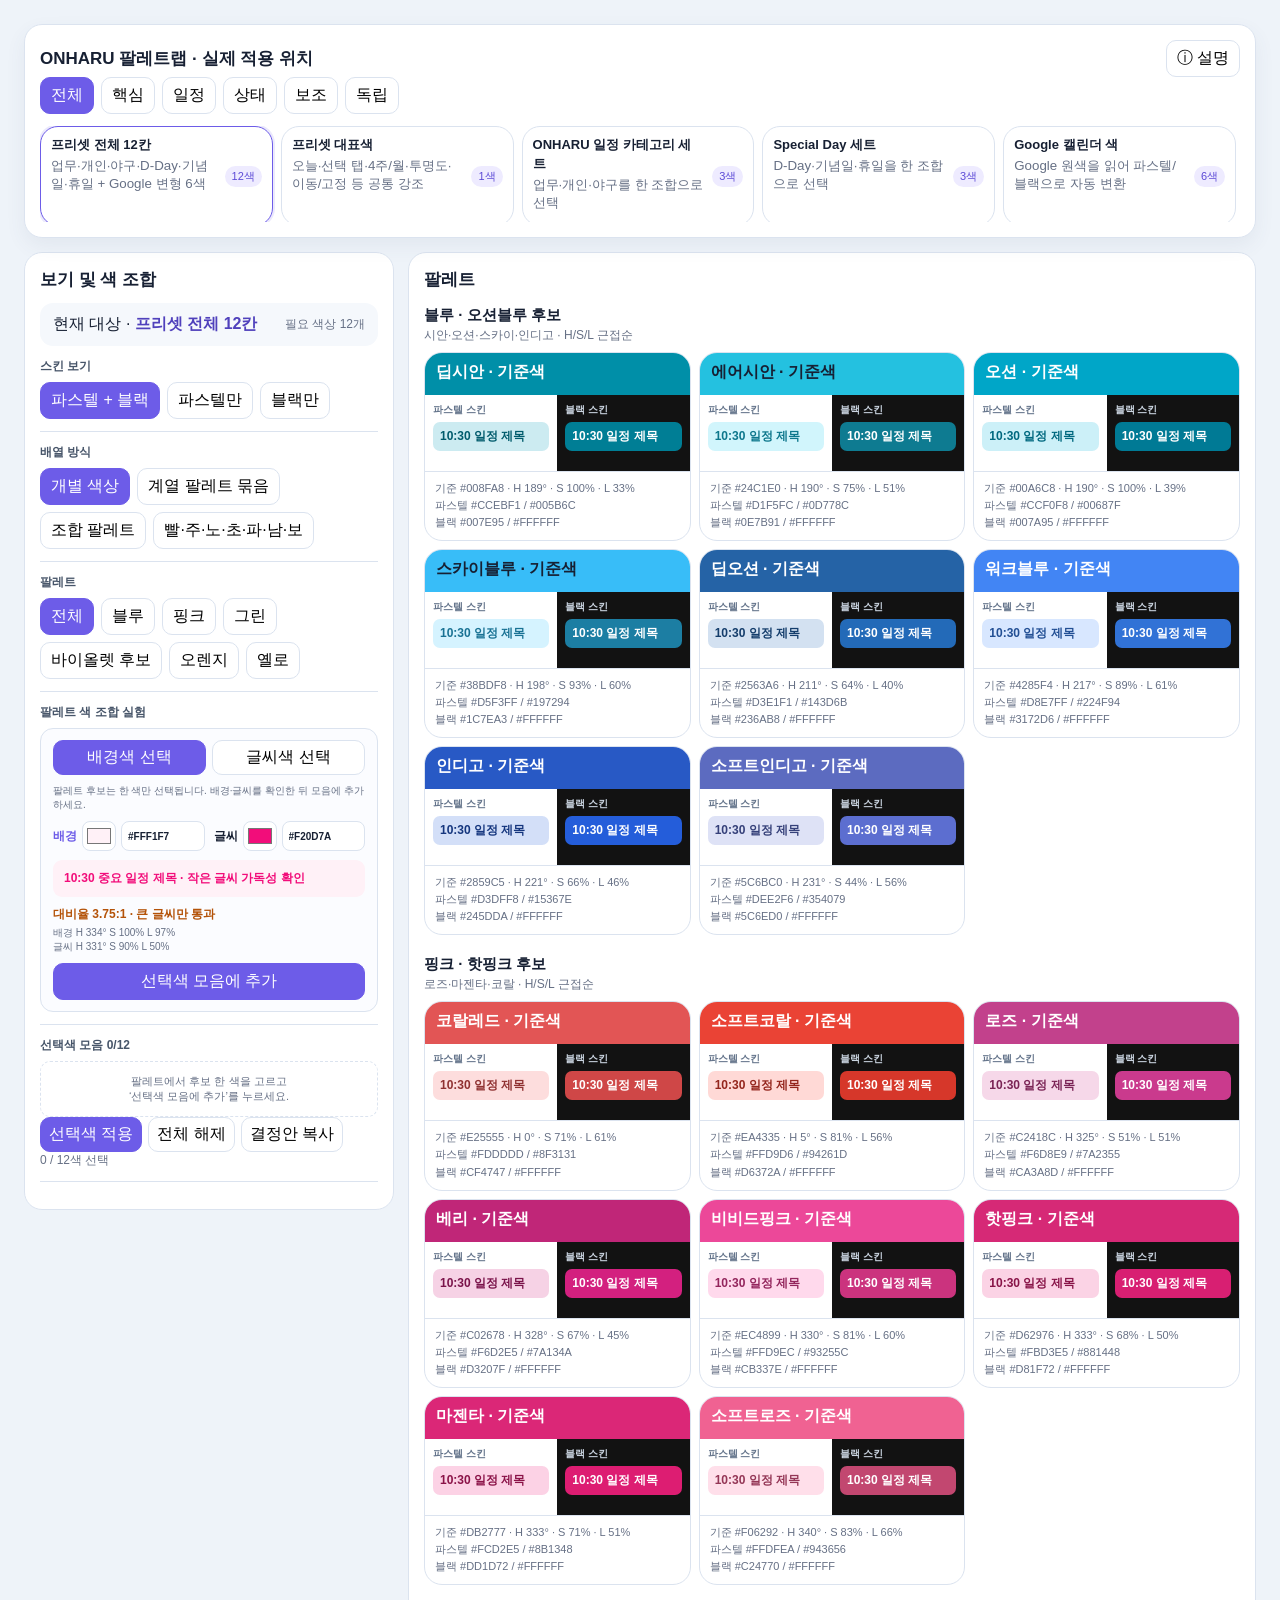
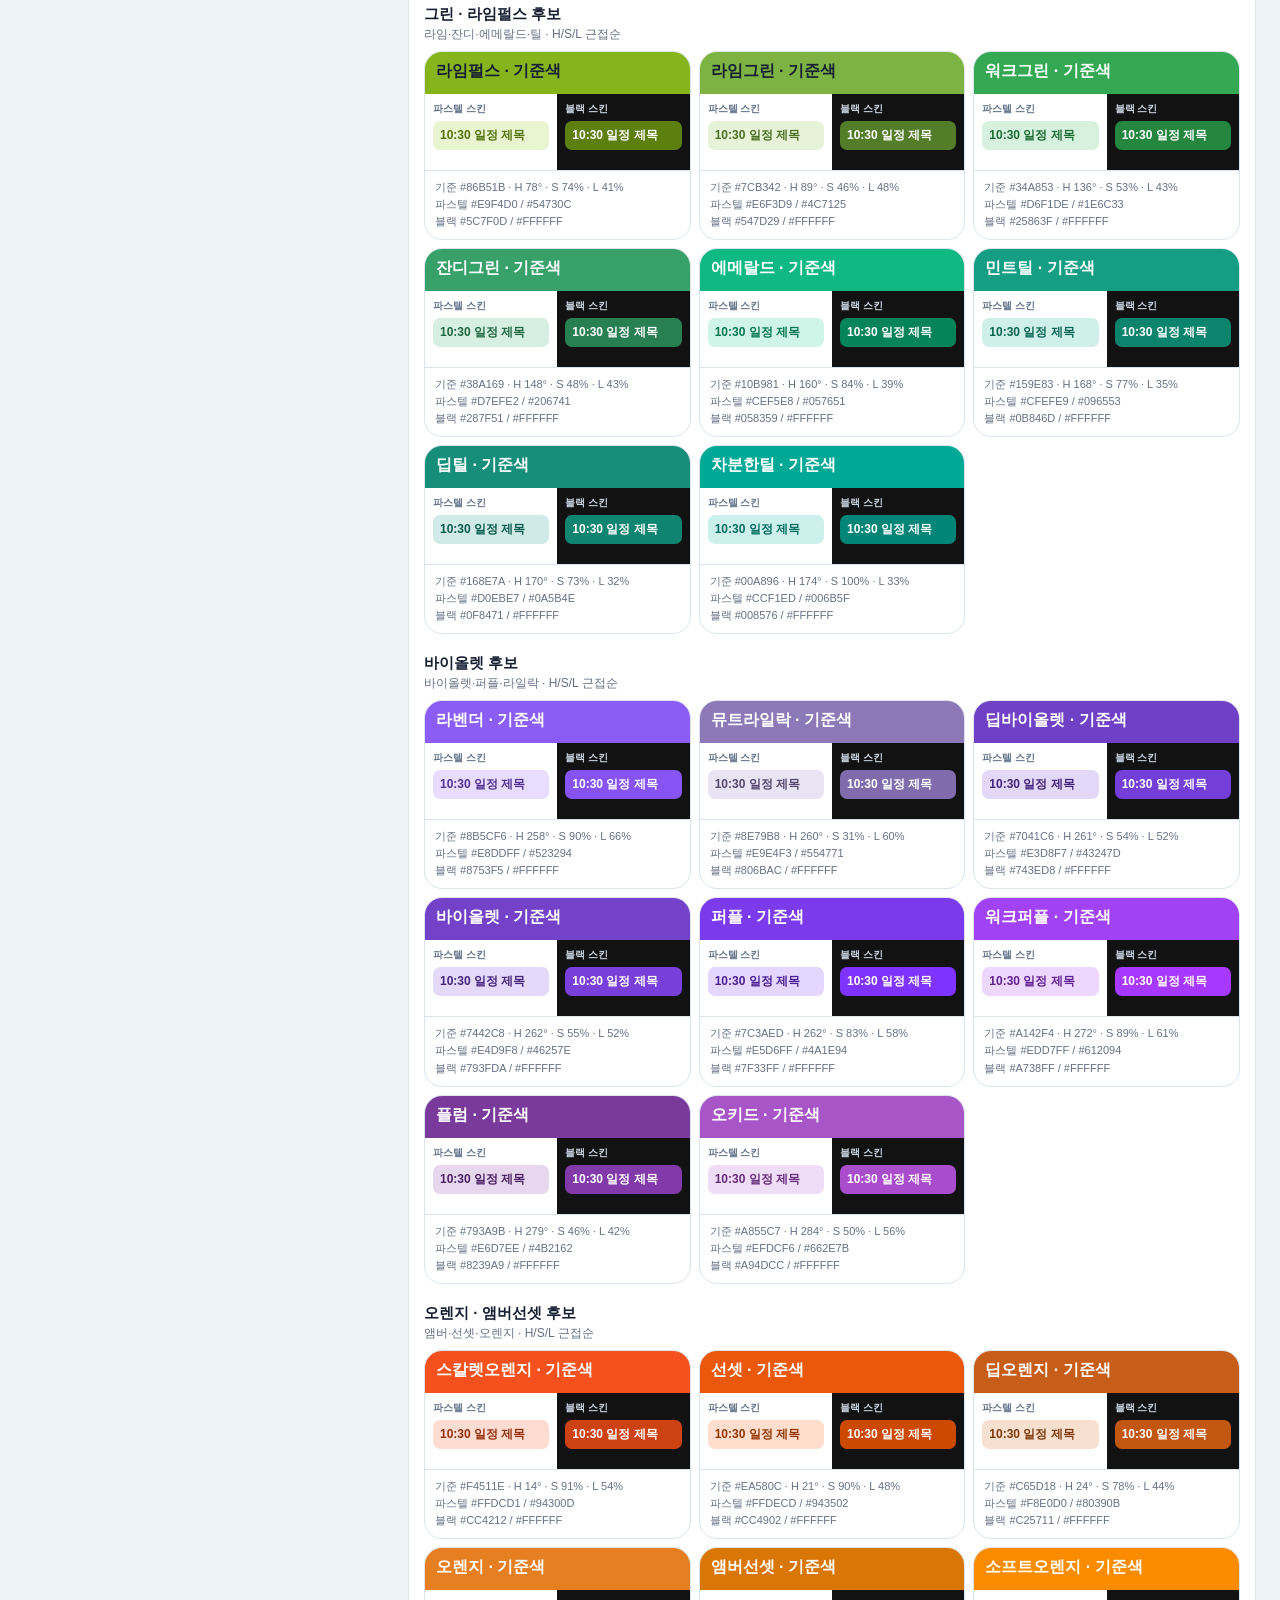
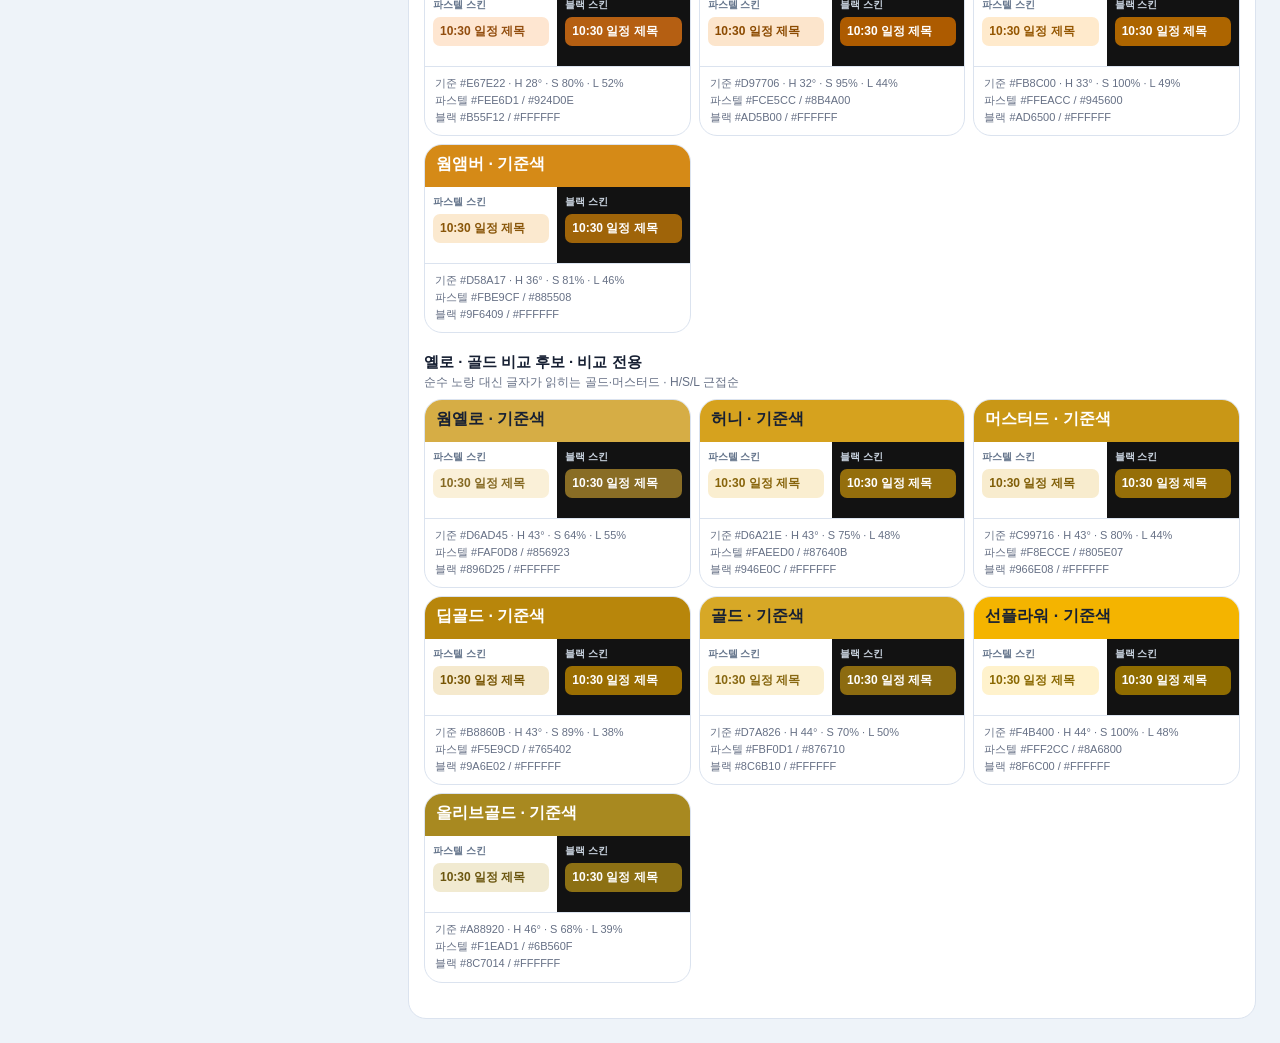
<file: Docs/Design/PaletteLab/ONHARU_FUNCTION_PALETTE_LAB.html>
<!doctype html>
<html lang="ko">
<head>
<meta charset="utf-8">
<meta name="viewport" content="width=device-width,initial-scale=1">
<title>ONHARU 기능별 팔레트 랩</title>
<style>
:root{--ink:#172033;--muted:#667085;--line:#dbe3ef;--panel:#fff;--soft:#f5f8fc;--accent:#6d5ce8}
*{box-sizing:border-box}body{margin:0;background:#eef3f9;color:var(--ink);font-family:"Segoe UI","Malgun Gothic",sans-serif}
button,input{font:inherit}.shell{max-width:1500px;margin:auto;padding:24px}.head,.card,.role,.color{background:var(--panel);border:1px solid var(--line);border-radius:18px}
.head{padding:0;margin-bottom:14px;overflow:hidden}.head summary{display:flex;align-items:center;justify-content:space-between;padding:16px 20px;cursor:pointer;list-style:none}.head summary::-webkit-details-marker{display:none}.head summary::after{content:'설명 펼치기 ▼';color:var(--muted);font-size:12px}.head[open] summary::after{content:'설명 접기 ▲'}.head h1{margin:0;font-size:24px}.head-content{padding:0 20px 18px}.head p{margin:0;color:var(--muted);line-height:1.55}
.guide{display:grid;grid-template-columns:repeat(3,1fr);gap:10px;margin-top:14px}.guide div{padding:11px 13px;border-radius:12px;background:var(--soft);font-size:13px;line-height:1.5}
.layout{display:grid;grid-template-columns:370px 1fr;gap:14px;align-items:start}.card{padding:15px;min-width:0}.card h2{font-size:17px;margin:0 0 12px}.role-card{position:sticky;top:0;z-index:10;margin-bottom:14px;box-shadow:0 8px 20px #42526e12}.controls-card{position:sticky;top:184px;z-index:4}.palette-card{min-height:70vh}
.role-title{display:flex;align-items:center;justify-content:space-between;gap:10px}.role-title h2{margin:0}.control-section{padding-bottom:12px;margin-bottom:12px;border-bottom:1px solid var(--line)}.control-title{margin:0 0 7px;font-size:12px;color:#475569}.control-section .toolbar{margin-bottom:0}.guide-popup{display:none;position:fixed;z-index:50;left:50%;top:72px;transform:translateX(-50%);width:min(820px,calc(100vw - 32px));padding:18px;background:#fff;border:1px solid var(--line);border-radius:16px;box-shadow:0 22px 60px #17203333}.guide-popup.open{display:block}.guide-popup-head{display:flex;justify-content:space-between;align-items:center;margin-bottom:12px}.guide-popup-head b{font-size:17px}
.toolbar{display:flex;flex-wrap:wrap;gap:7px;margin-bottom:12px}.btn{border:1px solid var(--line);background:#fff;border-radius:10px;padding:7px 10px;cursor:pointer}.btn.active,.btn.primary{background:var(--accent);border-color:var(--accent);color:#fff}
.roles{display:grid;grid-template-columns:repeat(auto-fill,minmax(215px,1fr));gap:8px;max-height:96px;overflow:auto;padding-right:4px}.role{display:grid;grid-template-columns:1fr auto;gap:8px;padding:8px 10px;cursor:pointer}.role.active{border-color:var(--accent);box-shadow:0 0 0 2px #6d5ce822}.role strong{font-size:13px}.role small{display:block;color:var(--muted);margin-top:3px}.need{align-self:center;color:#5b49d6;background:#eeebff;border-radius:999px;padding:3px 7px;font-size:11px;white-space:nowrap}.preview{display:flex;gap:3px;margin-top:5px}.preview i{width:18px;height:10px;border-radius:4px;border:1px solid #00000010}
.target{display:flex;justify-content:space-between;align-items:center;gap:10px;padding:11px 13px;background:var(--soft);border-radius:13px;margin-bottom:12px}.target b{color:#5041bc}.target span{font-size:12px;color:var(--muted)}
.contrast-lab{display:grid;grid-template-columns:1fr 1fr;gap:9px;align-items:center;padding:11px 12px;margin-bottom:0;border:1px solid var(--line);border-radius:13px;background:#fbfcff}.contrast-input{display:grid;grid-template-columns:auto 34px 1fr;align-items:center;gap:5px;font-size:12px;font-weight:650}.contrast-input.active{color:var(--accent)}.contrast-input input[type=color]{width:34px;height:30px;padding:2px;border:1px solid var(--line);border-radius:8px;background:#fff;cursor:pointer}.contrast-input input[type=text]{min-width:0;width:100%;height:30px;padding:0 6px;border:1px solid var(--line);border-radius:8px;color:var(--ink);background:#fff;font-size:10px;user-select:text}.contrast-preview,.contrast-result{grid-column:1/-1}.contrast-preview{padding:10px 11px;border-radius:9px;font-size:12px;font-weight:650}.contrast-result{text-align:left;font-size:12px;font-weight:700}.contrast-result small{display:block;margin-top:3px;color:var(--muted);font-weight:400}.pick-targets{grid-column:1/-1;display:grid;grid-template-columns:1fr 1fr;gap:6px}.pick-targets .btn{padding:6px}.pick-help{grid-column:1/-1;color:var(--muted);font-size:10px}
.selection-tray{display:grid;gap:7px}.tray-empty{padding:12px;border:1px dashed var(--line);border-radius:10px;color:var(--muted);font-size:11px;text-align:center}.tray-item{display:grid;grid-template-columns:36px 1fr auto;align-items:center;gap:8px;padding:6px;border:1px solid var(--line);border-radius:10px;background:#fff}.tray-swatch{height:30px;border-radius:7px;padding:6px;font-size:10px;font-weight:650;overflow:hidden}.tray-code{font-size:10px;color:var(--muted);user-select:text}.tray-remove{width:25px;height:25px;padding:0;border-radius:7px}.tray-actions{display:flex;gap:6px;flex-wrap:wrap}.tray-actions .btn{padding:6px 8px}.candidate-action{grid-column:1/-1}
.family{margin:15px 0 20px}.family-head{display:flex;align-items:end;justify-content:space-between;margin-bottom:8px}.family h3{font-size:15px;margin:0}.family p{font-size:12px;color:var(--muted);margin:2px 0 0}
.colors{display:grid;grid-template-columns:repeat(auto-fill,minmax(240px,1fr));gap:8px}.color{position:relative;overflow:hidden;cursor:pointer}.color input{position:absolute;right:9px;top:9px;width:17px;height:17px;z-index:2}.swatch{height:42px;padding:9px 36px 7px 11px;font-weight:650}.skin-previews{display:grid;grid-template-columns:1fr 1fr;gap:0}.skin{min-height:76px;padding:8px}.skin.pastel{background:#fff}.skin.dark{background:#121212}.skin-name{display:block;margin-bottom:5px;font-size:10px;font-weight:650}.skin.pastel .skin-name{color:#64748b}.skin.dark .skin-name{color:#cbd5e1}.event-preview{display:block;border-radius:7px;padding:6px 7px;font-size:12px;font-weight:650;white-space:nowrap;overflow:hidden;text-overflow:ellipsis}.meta{padding:8px 10px 9px;font-size:11px;color:var(--muted);line-height:1.55;border-top:1px solid var(--line)}.color.selected{outline:3px solid #6d5ce855;border-color:var(--accent)}
.view-pastel .skin.dark,.view-dark .skin.pastel{display:none}.view-pastel .skin-previews,.view-dark .skin-previews{grid-template-columns:1fr}
.palette-bundles{display:grid;gap:12px}.bundle{overflow:hidden;border:1px solid var(--line);border-radius:15px;background:#fff}.bundle-head{display:flex;justify-content:space-between;align-items:center;padding:11px 13px;background:var(--soft)}.bundle-head b{font-size:14px}.candidate{color:#9a6700;font-size:11px}.bundle-row{display:grid;grid-template-columns:82px 1fr;align-items:stretch;border-top:1px solid var(--line)}.bundle-label{display:flex;align-items:center;padding:9px 10px;color:var(--muted);font-size:11px;font-weight:700}.bundle-strip{display:grid;grid-template-columns:repeat(auto-fit,minmax(88px,1fr));gap:5px;padding:7px}.bundle-chip{min-height:48px;border-radius:8px;padding:7px;font-size:11px;font-weight:650;cursor:pointer}.bundle-chip small{display:block;margin-top:3px;font-size:9px;opacity:.8}.dark-row{background:#121212}.dark-row .bundle-label{color:#cbd5e1}.view-pastel .dark-row,.view-dark .pastel-row{display:none}
.hue-palette{display:grid;gap:9px}.hue-band{display:grid;grid-template-columns:92px 1fr;overflow:hidden;border:1px solid var(--line);border-radius:14px;background:#fff}.hue-name{display:flex;align-items:center;padding:12px;font-weight:750}.hue-colors{display:grid;grid-template-columns:repeat(auto-fit,minmax(105px,1fr));gap:5px;padding:7px}.hue-chip{overflow:hidden;border-radius:9px;font-size:11px;font-weight:650;cursor:pointer}.hue-face{min-height:54px;padding:8px}.hue-face small{display:block;margin-top:4px;font-size:9px;opacity:.82}.bundle-chip small,.hue-face small,.meta{user-select:text;cursor:text}.selectable.selected{outline:3px solid #6d5ce8;outline-offset:1px}.palette-pick{white-space:nowrap}
.actions{position:sticky;bottom:0;display:flex;gap:8px;align-items:center;background:#ffffffee;backdrop-filter:blur(8px);border-top:1px solid var(--line);padding:12px 0 0;margin-top:12px}.status{margin-left:auto;font-size:12px;color:var(--muted)}
@media(max-width:900px){.layout{grid-template-columns:1fr}.roles{max-height:none;grid-template-columns:1fr}.guide{grid-template-columns:1fr}.role-card,.controls-card{position:static}}
</style>
</head>
<body><main class="shell">
<div class="guide-popup" id="guidePopup"><div class="guide-popup-head"><b>ONHARU 팔레트랩 설명</b><button class="btn" id="guideClose">닫기</button></div>
  <p>다섯 색상 계열을 기준으로 실제 ONHARU 적용 위치를 선택합니다. 같은 계열 안에서는 <b>H → S → L</b> 순으로 가까운 색끼리 배열됩니다.</p>
  <div class="guide">
    <div><b>H · Hue · 색상</b><br>0° 빨강 → 60° 노랑 → 120° 초록 → 180° 시안 → 240° 파랑 → 300° 보라의 색상환 위치입니다.</div>
    <div><b>S · Saturation · 채도</b><br>0%는 회색에 가깝고 100%는 가장 선명합니다. 일정 색은 구분되면서 눈부시지 않은 중간~높은 채도가 안전합니다.</div>
    <div><b>L · Lightness · 명도</b><br>0%는 검정, 50%는 본색, 100%는 흰색입니다. ONHARU 파스텔 면은 기준색을 흰색과 섞어 별도로 생성합니다.</div>
  </div>
  <p style="margin-top:12px"><b>스킨 미리보기:</b> 왼쪽 흰 배경은 파스텔 스킨의 실제 일정 면·같은 계열 진한 글씨, 오른쪽 검은 배경은 블랙 스킨의 실제 일정 면·흰 글씨입니다.</p>
</div>
<section class="card role-card"><div class="role-title"><h2>ONHARU 팔레트랩 · 실제 적용 위치</h2><button class="btn" id="guideToggle">ⓘ 설명</button></div><div class="toolbar" id="roleFilters"></div><div class="roles" id="roles"></div></section>
<div class="layout">
  <section class="card controls-card"><h2>보기 및 색 조합</h2>
    <div class="target"><div>현재 대상 · <b id="targetName"></b></div><span id="targetNeed"></span></div>
    <div class="control-section"><h3 class="control-title">스킨 보기</h3><div class="toolbar" id="viewControls"></div></div>
    <div class="control-section"><h3 class="control-title">배열 방식</h3><div class="toolbar" id="modeControls"></div></div>
    <div class="control-section"><h3 class="control-title">팔레트</h3><div class="toolbar" id="familyFilters"></div></div>
    <div class="control-section"><h3 class="control-title">팔레트 색 조합 실험</h3><div class="contrast-lab" id="contrastLab"></div></div>
    <div class="control-section"><h3 class="control-title">선택색 모음 <span id="trayCount"></span></h3><div class="selection-tray" id="selectionTray"></div><div class="tray-actions"><button class="btn primary" id="apply">선택색 적용</button><button class="btn" id="clear">전체 해제</button><button class="btn" id="copy">결정안 복사</button></div><div class="status" id="status"></div></div>
  </section>
  <section class="card palette-card"><h2>팔레트</h2>
    <div id="families"></div>
  </section>
</div>
</main>
<script>
const roles=[
 {group:'핵심',id:'preset',name:'프리셋 전체 12칸',need:12,note:'업무·개인·야구·D-Day·기념일·휴일 + Google 변형 6색'},
 {group:'핵심',id:'representative',name:'프리셋 대표색',need:1,note:'오늘·선택 탭·4주/월·투명도·이동/고정 등 공통 강조'},
 {group:'일정',id:'onharuSet',name:'ONHARU 일정 카테고리 세트',need:3,note:'업무·개인·야구를 한 조합으로 선택'},
 {group:'일정',id:'specialSet',name:'Special Day 세트',need:3,note:'D-Day·기념일·휴일을 한 조합으로 선택'},
 {group:'일정',id:'google',name:'Google 캘린더 색',need:6,note:'Google 원색을 읽어 파스텔/블랙으로 자동 변환'},
 {group:'상태',id:'selectedFill',name:'선택일 배경 팔레트',need:7,note:'설정 임시 팔레트'},
 {group:'상태',id:'selectedBorder',name:'선택일 테두리 팔레트',need:7,note:'설정 임시 팔레트'},
 {group:'상태',id:'todayFill',name:'오늘 배경 팔레트',need:7,note:'설정 임시 팔레트'},
 {group:'상태',id:'todayIcon',name:'오늘 날짜 원형 팔레트',need:7,note:'설정 임시 팔레트'},
 {group:'상태',id:'important',name:'중요 일정 팔레트',need:6,pair:true,note:'취소용 회색을 제외한 배경·글씨 6쌍'},
 {group:'상태',id:'importantDay',name:'중요한 날 별',need:1,note:'선택 배경에서 쨍한 강조색 자동 계산'},
 {group:'보조',id:'dateQuick',name:'날짜 배경 빠른색',need:6,note:'메인 달력 날짜별 임시 팔레트'},
 {group:'보조',id:'scroll',name:'스크롤 손잡이',need:1,note:'대표색의 파스텔 파생색'},
 {group:'보조',id:'popupBorder',name:'팝업 테두리',need:1,note:'대표색 연계 후보, 현재 일부 중립색'},
 {group:'보조',id:'lunar',name:'음력·24절기 글씨',need:1,note:'스킨별 중립 회색이 현재 원칙'},
 {group:'독립',id:'logo',name:'ONHARU 로고 타일',need:9,note:'3×3 고정 팔레트'},
 {group:'독립',id:'timetable',name:'시간표 요일 면',need:7,note:'월~일 고정 파스텔 팔레트'}
];
const families=[
 {id:'blue',name:'블루 · 오션블루 후보',note:'시안·오션·스카이·인디고',colors:[['에어시안','#24C1E0'],['오션','#00A6C8'],['딥시안','#008FA8'],['스카이블루','#38BDF8'],['워크블루','#4285F4'],['인디고','#2859C5'],['딥오션','#2563A6'],['소프트인디고','#5C6BC0']]},
 {id:'pink',name:'핑크 · 핫핑크 후보',note:'로즈·마젠타·코랄',colors:[['핫핑크','#D62976'],['비비드핑크','#EC4899'],['로즈','#C2418C'],['소프트로즈','#F06292'],['마젠타','#DB2777'],['코랄레드','#E25555'],['소프트코랄','#EA4335'],['베리','#C02678']]},
 {id:'green',name:'그린 · 라임펄스 후보',note:'라임·잔디·에메랄드·틸',colors:[['라임펄스','#86B51B'],['라임그린','#7CB342'],['잔디그린','#38A169'],['워크그린','#34A853'],['에메랄드','#10B981'],['차분한틸','#00A896'],['딥틸','#168E7A'],['민트틸','#159E83']]},
 {id:'violet',name:'바이올렛 후보',note:'바이올렛·퍼플·라일락',colors:[['바이올렛','#7442C8'],['퍼플','#7C3AED'],['라벤더','#8B5CF6'],['워크퍼플','#A142F4'],['오키드','#A855C7'],['딥바이올렛','#7041C6'],['뮤트라일락','#8E79B8'],['플럼','#793A9B']]},
 {id:'orange',name:'오렌지 · 앰버선셋 후보',note:'앰버·선셋·오렌지',colors:[['스칼렛오렌지','#F4511E'],['선셋','#EA580C'],['소프트오렌지','#FB8C00'],['오렌지','#E67E22'],['앰버선셋','#D97706'],['웜앰버','#D58A17'],['딥오렌지','#C65D18']]},
 {id:'yellow',name:'옐로 · 골드 비교 후보',note:'순수 노랑 대신 글자가 읽히는 골드·머스터드',candidate:true,colors:[['선플라워','#F4B400'],['골드','#D7A826'],['허니','#D6A21E'],['웜옐로','#D6AD45'],['머스터드','#C99716'],['딥골드','#B8860B'],['올리브골드','#A88920']]}
];
const tonePalettes=[
 {name:'맑은균형 기본 조합',note:'ONHARU 설정에 실제 적용된 밝고 균형 잡힌 혼합 색상 조합',colors:[['업무','#00A6C8'],['개인','#2859C5'],['야구','#159E83'],['보라','#7041C6'],['앰버','#D58A17'],['코랄','#E25555'],['라임','#7FAE22'],['오키드','#B23BC8'],['D-Day','#E67E22'],['기념일','#C2418C']]},
 {name:'중요 일정 6색 조합',note:'취소용 중립 회색을 제외한 실제 중요 일정 배경·글씨 6쌍',colors:[['핑크','#F20D7A'],['오렌지','#F4511E'],['골드','#D97706'],['그린','#00A86B'],['블루','#2563EB'],['바이올렛','#8B5CF6']],pastel:[['핑크','#FFF1F7','#F20D7A'],['오렌지','#FFF3EC','#F4511E'],['골드','#FFF9DB','#D97706'],['그린','#ECFDF5','#00A86B'],['블루','#EFF6FF','#2563EB'],['바이올렛','#F5F3FF','#8B5CF6']]},
 {name:'맑고 선명한 조합',note:'색상 구분이 빠른 중고채도 균형',colors:[['코랄','#E25555'],['오렌지','#E67E22'],['골드','#D7A826'],['그린','#38A169'],['블루','#4285F4'],['바이올렛','#7442C8'],['핑크','#D62976']]},
 {name:'차분한 중간톤 조합',note:'업무 달력에 오래 사용하기 편한 명도',colors:[['소프트코랄','#EA4335'],['웜앰버','#D58A17'],['올리브골드','#A88920'],['딥틸','#168E7A'],['딥오션','#2563A6'],['뮤트라일락','#8E79B8'],['로즈','#C2418C']]},
 {name:'밝고 산뜻한 조합',note:'파스텔 변환 시 밝고 생동감 있는 묶음',colors:[['소프트로즈','#F06292'],['소프트오렌지','#FB8C00'],['선플라워','#F4B400'],['라임그린','#7CB342'],['에어시안','#24C1E0'],['라벤더','#8B5CF6'],['비비드핑크','#EC4899']]},
 {name:'깊고 안정적인 조합',note:'블랙 스킨에서도 과도한 네온 없이 선명',colors:[['베리','#C02678'],['딥오렌지','#C65D18'],['딥골드','#B8860B'],['민트틸','#159E83'],['인디고','#2859C5'],['플럼','#793A9B'],['마젠타','#DB2777']]}
];
const $=s=>document.querySelector(s), assignments=JSON.parse(localStorage.getItem('onharuPaletteLab')||'{}');
let activeRole=roles[0],activeGroup='전체',activeFamily='전체',selected=[],candidateColor='',skinView='compare',displayMode='colors',mixerBackground='#FFF1F7',mixerForeground='#F20D7A',mixerTarget='background';
function rgb(hex){return[1,3,5].map(i=>parseInt(hex.slice(i,i+2),16))}
function hsl(hex){let[r,g,b]=rgb(hex).map(v=>v/255),mx=Math.max(r,g,b),mn=Math.min(r,g,b),d=mx-mn,l=(mx+mn)/2,s=d?d/(1-Math.abs(2*l-1)):0,h=0;if(d){h=mx===r?((g-b)/d)%6:mx===g?(b-r)/d+2:(r-g)/d+4;h=(h*60+360)%360}return[Math.round(h),Math.round(s*100),Math.round(l*100)]}
function text(hex){let[r,g,b]=rgb(hex);return(.2126*r+.7152*g+.0722*b)>155?'#172033':'#fff'}
function hex(a){return'#'+a.map(v=>Math.max(0,Math.min(255,Math.round(v))).toString(16).padStart(2,'0')).join('').toUpperCase()}
function vivid(color){let a=rgb(color),gray=(a[0]+a[1]+a[2])/3;return hex(a.map(v=>{let saturated=gray+(v-gray)*1.22;return saturated+(255-saturated)*.05}))}
function mixWhite(color,ratio){return hex(rgb(color).map(v=>v+(255-v)*ratio))}
function scale(color,ratio){return hex(rgb(color).map(v=>v*ratio))}
function linear(v){v/=255;return v<=.03928?v/12.92:Math.pow((v+.055)/1.055,2.4)}
function luminance(color){let a=rgb(color);return .2126*linear(a[0])+.7152*linear(a[1])+.0722*linear(a[2])}
function contrast(a,b){let x=luminance(a),y=luminance(b);return(Math.max(x,y)+.05)/(Math.min(x,y)+.05)}
function validHex(value){return /^#[0-9A-F]{6}$/i.test(value)}
function contrastGrade(ratio){return ratio>=7?['AAA 통과','#047857']:ratio>=4.5?['AA 통과','#15803D']:ratio>=3?['큰 글씨만 통과','#B45309']:['실패','#DC2626']}
function renderContrastLab(){let ratio=contrast(mixerBackground,mixerForeground),grade=contrastGrade(ratio),bg=hsl(mixerBackground),fg=hsl(mixerForeground);$('#contrastLab').innerHTML=`<div class="pick-targets"><button class="btn ${mixerTarget==='background'?'active':''}" data-pick="background">배경색 선택</button><button class="btn ${mixerTarget==='foreground'?'active':''}" data-pick="foreground">글씨색 선택</button></div><div class="pick-help">팔레트 후보는 한 색만 선택됩니다. 배경·글씨를 확인한 뒤 모음에 추가하세요.</div><label class="contrast-input ${mixerTarget==='background'?'active':''}">배경 <input type="color" id="mixBgColor" value="${mixerBackground}"><input type="text" id="mixBgText" value="${mixerBackground}" maxlength="7" spellcheck="false"></label><label class="contrast-input ${mixerTarget==='foreground'?'active':''}">글씨 <input type="color" id="mixFgColor" value="${mixerForeground}"><input type="text" id="mixFgText" value="${mixerForeground}" maxlength="7" spellcheck="false"></label><div class="contrast-preview" style="background:${mixerBackground};color:${mixerForeground}">10:30 중요 일정 제목 · 작은 글씨 가독성 확인</div><div class="contrast-result" style="color:${grade[1]}">대비율 ${ratio.toFixed(2)}:1 · ${grade[0]}<small>배경 H ${bg[0]}° S ${bg[1]}% L ${bg[2]}%<br>글씨 H ${fg[0]}° S ${fg[1]}% L ${fg[2]}%</small></div><button class="btn primary candidate-action" id="addCandidate">선택색 모음에 추가</button>`;document.querySelectorAll('[data-pick]').forEach(b=>b.onclick=()=>{mixerTarget=b.dataset.pick;renderContrastLab()});$('#addCandidate').onclick=addCandidateToTray;bindMixer('Bg',value=>mixerBackground=value);bindMixer('Fg',value=>mixerForeground=value)}
function bindMixer(shortName,setValue){let color=$('#mix'+shortName+'Color'),textInput=$('#mix'+shortName+'Text');color.onchange=()=>{setValue(color.value.toUpperCase());renderContrastLab()};textInput.onchange=()=>{let value=textInput.value.trim().toUpperCase();if(validHex(value))setValue(value);renderContrastLab()}}
function pastelPair(base){let v=vivid(base),bg=mixWhite(v,.80);for(let ratio=.58;ratio>=.18;ratio-=.04){let fg=scale(v,ratio);if(contrast(bg,fg)>=4.5)return[bg,fg]}return[bg,'#111827']}
function darkPair(base){let v=vivid(base);for(let ratio=1;ratio>=.36;ratio-=.04){let bg=scale(v,ratio);if(contrast(bg,'#FFFFFF')>=4.5)return[bg,'#FFFFFF']}return[scale(v,.32),'#FFFFFF']}
function renderRoleFilters(){let groups=['전체',...new Set(roles.map(r=>r.group))];$('#roleFilters').innerHTML=groups.map(g=>`<button class="btn ${g===activeGroup?'active':''}" data-rg="${g}">${g}</button>`).join('');document.querySelectorAll('[data-rg]').forEach(b=>b.onclick=()=>{activeGroup=b.dataset.rg;renderRoleFilters();renderRoles()})}
function renderRoles(){let list=activeGroup==='전체'?roles:roles.filter(r=>r.group===activeGroup);$('#roles').innerHTML=list.map(r=>{let colors=assignments[r.id]||[];return `<div class="role ${r.id===activeRole.id?'active':''}" data-role="${r.id}"><div><strong>${r.name}</strong><small>${r.note}</small><span class="preview">${colors.map(c=>`<i style="background:${typeof c==='string'?c:c.bg}"></i>`).join('')}</span></div><span class="need">${r.pair?r.need+'쌍':r.need+'색'}</span></div>`}).join('');document.querySelectorAll('[data-role]').forEach(e=>e.onclick=()=>{activeRole=roles.find(r=>r.id===e.dataset.role);selected=[];candidateColor='';renderRoles();renderTarget();renderSelectionTray();renderFamilies()})}
function renderFamilyFilters(){let list=[['전체','전체'],...families.map(f=>[f.id,f.name.split(' · ')[0]])];$('#familyFilters').innerHTML=list.map(([id,n])=>`<button class="btn ${id===activeFamily?'active':''}" data-fam="${id}">${n}</button>`).join('');document.querySelectorAll('[data-fam]').forEach(b=>b.onclick=()=>{activeFamily=b.dataset.fam;renderFamilyFilters();renderFamilies()})}
function renderViewControls(){let list=[['compare','파스텔 + 블랙'],['pastel','파스텔만'],['dark','블랙만']];$('#viewControls').innerHTML=list.map(([id,n])=>`<button class="btn ${id===skinView?'active':''}" data-view="${id}">${n}</button>`).join('');document.querySelectorAll('[data-view]').forEach(b=>b.onclick=()=>{skinView=b.dataset.view;document.body.className='view-'+skinView;renderViewControls();renderFamilies()})}
function renderModeControls(){let list=[['colors','개별 색상'],['palettes','계열 팔레트 묶음'],['tones','조합 팔레트'],['hues','빨·주·노·초·파·남·보']];$('#modeControls').innerHTML=list.map(([id,n])=>`<button class="btn ${id===displayMode?'active':''}" data-mode="${id}">${n}</button>`).join('');document.querySelectorAll('[data-mode]').forEach(b=>b.onclick=()=>{displayMode=b.dataset.mode;renderModeControls();renderFamilies()})}
function renderTarget(){$('#targetName').textContent=activeRole.name;$('#targetNeed').textContent=activeRole.pair?`정확히 ${activeRole.need}쌍 선택`:`필요 색상 ${activeRole.need}개`;updateStatus()}
function bundleRow(label,colors,kind){return `<div class="bundle-row ${kind}-row"><div class="bundle-label">${label}</div><div class="bundle-strip">${colors.map(([n,bg,fg,base=bg])=>{let[h,s,l]=hsl(base);return `<div class="bundle-chip selectable ${candidateColor===base?'selected':''}" data-color="${base}" data-bg="${bg}" data-fg="${fg}" style="background:${bg};color:${fg}">${n}<small>${base} · H ${h}° S ${s}% L ${l}%</small></div>`}).join('')}</div></div>`}
function renderBundles(list){return `<div class="palette-bundles">${list.map(f=>{let sorted=[...f.colors].sort((a,b)=>{let x=hsl(a[1]),y=hsl(b[1]);return x[0]-y[0]||x[1]-y[1]||x[2]-y[2]});let base=sorted.map(([n,c])=>[n,c,text(c),c]),pastel=sorted.map(([n,c])=>{let p=pastelPair(c);return[n,p[0],p[1],c]}),dark=sorted.map(([n,c])=>{let d=darkPair(c);return[n,d[0],d[1],c]});return `<section class="bundle"><div class="bundle-head"><div><b>${f.name}</b><div style="font-size:11px;color:var(--muted);margin-top:3px">${f.note}</div></div>${f.candidate?'<span class="candidate">비교 후보 · 기본 프리셋 아님</span>':''}</div>${bundleRow('기준색',base,'base')}${bundleRow('파스텔',pastel,'pastel')}${bundleRow('블랙',dark,'dark')}</section>`}).join('')}</div>`}
function paletteStats(colors){let values=colors.map(x=>hsl(x[1])),avg=i=>Math.round(values.reduce((a,v)=>a+v[i],0)/values.length),range=i=>`${Math.min(...values.map(v=>v[i]))}~${Math.max(...values.map(v=>v[i]))}`;return `H 다색 구성(색별 표기) · 평균 S ${avg(1)}% / L ${avg(2)}% · 범위 S ${range(1)}% / L ${range(2)}%`}
function renderTonePalettes(){return `<div class="palette-bundles">${tonePalettes.map((p,index)=>{let pastel=p.pastel?p.pastel.map((x,i)=>[x[0],x[1],x[2],p.colors[i][1]]):p.colors.map(([n,c])=>{let x=pastelPair(c);return[n,x[0],x[1],c]}),dark=p.colors.map(([n,c])=>{let x=darkPair(c);return[n,x[0],x[1],c]}),rows=skinView==='pastel'?bundleRow('파스텔',pastel,'pastel'):skinView==='dark'?bundleRow('블랙',dark,'dark'):bundleRow('파스텔',pastel,'pastel')+bundleRow('블랙',dark,'dark');return `<section class="bundle"><div class="bundle-head"><div><b>${p.name}</b><div style="font-size:11px;color:var(--muted);margin-top:3px">${p.note} · ${p.colors.length}색</div><div style="font-size:10px;color:#596579;margin-top:4px">${paletteStats(p.colors)}</div></div><button class="btn palette-pick" data-palette="${index}">첫 색 후보 보기</button></div>${rows}</section>`}).join('')}</div>`}
function renderHuePalette(list){let colors=[...new Map(list.flatMap(f=>f.colors).map(x=>[x[1],x])).values()],bands=[['빨강',h=>h<15||h>=345],['주황',h=>h>=15&&h<45],['노랑',h=>h>=45&&h<75],['초록',h=>h>=75&&h<175],['파랑',h=>h>=175&&h<225],['남색',h=>h>=225&&h<265],['보라',h=>h>=265&&h<345]];return `<div class="hue-palette">${bands.map(([name,test])=>{let items=colors.filter(x=>test(hsl(x[1])[0])).sort((a,b)=>{let x=hsl(a[1]),y=hsl(b[1]);return x[0]-y[0]||y[1]-x[1]||x[2]-y[2]});return `<section class="hue-band"><div class="hue-name">${name} <small style="margin-left:5px;color:var(--muted)">${items.length}</small></div><div class="hue-colors">${items.map(([n,c])=>{let[h,s,l]=hsl(c),p=pastelPair(c),d=darkPair(c),preview=skinView==='dark'?d:p,faces=skinView==='pastel'?[[p,'파스텔']]:skinView==='dark'?[[d,'블랙']]:[[p,'파스텔'],[d,'블랙']];return `<div class="hue-chip selectable ${candidateColor===c?'selected':''}" data-color="${c}" data-bg="${preview[0]}" data-fg="${preview[1]}">${faces.map(([pair,label])=>`<div class="hue-face" style="background:${pair[0]};color:${pair[1]}">${n} · ${label}<small>${c} · H ${h}° S ${s}% L ${l}%</small></div>`).join('')}</div>`}).join('')||'<span style="padding:10px;color:var(--muted);font-size:11px">후보 없음</span>'}</div></section>`}).join('')}</div>`}
function chooseCandidate(color,bg,fg){candidateColor=color;if(!bg||!fg){let pair=skinView==='dark'?darkPair(color):pastelPair(color);bg=pair[0];fg=pair[1]}if(mixerTarget==='background')mixerBackground=bg;else mixerForeground=fg;renderContrastLab();renderFamilies()}
function addCandidateToTray(){if(selected.length>=activeRole.need){$('#status').textContent=`최대 ${activeRole.need}${activeRole.pair?'쌍':'색'}까지 추가할 수 있습니다`;return}let item={base:candidateColor||mixerBackground,bg:mixerBackground,fg:mixerForeground};if(selected.some(x=>x.bg===item.bg&&x.fg===item.fg)){$('#status').textContent='이미 선택색 모음에 있습니다';return}selected.push(item);renderSelectionTray();updateStatus()}
function renderSelectionTray(){$('#trayCount').textContent=`${selected.length}/${activeRole.need}`;$('#selectionTray').innerHTML=selected.length?selected.map((x,i)=>`<div class="tray-item"><div class="tray-swatch" style="background:${x.bg};color:${x.fg}">Aa</div><div><b style="font-size:11px">${i+1}번 색</b><div class="tray-code">${x.bg} / ${x.fg}</div></div><button class="btn tray-remove" data-remove="${i}">×</button></div>`).join(''):'<div class="tray-empty">팔레트에서 후보 한 색을 고르고<br>‘선택색 모음에 추가’를 누르세요.</div>';document.querySelectorAll('[data-remove]').forEach(b=>b.onclick=()=>{selected.splice(+b.dataset.remove,1);renderSelectionTray();updateStatus()})}
function bindPaletteSelection(){document.querySelectorAll('.selectable[data-color]').forEach(e=>e.onclick=()=>chooseCandidate(e.dataset.color,e.dataset.bg,e.dataset.fg));document.querySelectorAll('.bundle-chip small,.hue-face small,.meta').forEach(e=>{e.onmousedown=event=>event.stopPropagation();e.onclick=event=>{event.preventDefault();event.stopPropagation()}});document.querySelectorAll('[data-palette]').forEach(b=>b.onclick=()=>{let palette=tonePalettes[+b.dataset.palette],first=palette.colors[0][1],pair=palette.pastel&&skinView!=='dark'?palette.pastel[0].slice(1):skinView==='dark'?darkPair(first):pastelPair(first);chooseCandidate(first,pair[0],pair[1])})}
function renderFamilies(){let list=activeFamily==='전체'?families:families.filter(f=>f.id===activeFamily);if(displayMode==='palettes')$('#families').innerHTML=renderBundles(list);else if(displayMode==='tones')$('#families').innerHTML=renderTonePalettes();else if(displayMode==='hues')$('#families').innerHTML=renderHuePalette(list);else $('#families').innerHTML=list.map(f=>{let sorted=[...f.colors].sort((a,b)=>{let x=hsl(a[1]),y=hsl(b[1]);return x[0]-y[0]||x[1]-y[1]||x[2]-y[2]});return `<section class="family"><div class="family-head"><div><h3>${f.name}${f.candidate?' · 비교 전용':''}</h3><p>${f.note} · H/S/L 근접순</p></div></div><div class="colors">${sorted.map(([n,c])=>{let[h,s,l]=hsl(c),p=pastelPair(c),d=darkPair(c);return `<div class="color selectable ${candidateColor===c?'selected':''}" data-color="${c}" data-bg="${skinView==='dark'?d[0]:p[0]}" data-fg="${skinView==='dark'?d[1]:p[1]}"><div class="swatch" style="background:${c};color:${text(c)}">${n} · 기준색</div><div class="skin-previews"><div class="skin pastel"><span class="skin-name">파스텔 스킨</span><span class="event-preview" style="background:${p[0]};color:${p[1]}">10:30 일정 제목</span></div><div class="skin dark"><span class="skin-name">블랙 스킨</span><span class="event-preview" style="background:${d[0]};color:${d[1]}">10:30 일정 제목</span></div></div><div class="meta">기준 ${c} · H ${h}° · S ${s}% · L ${l}%<br>파스텔 ${p[0]} / ${p[1]}<br>블랙 ${d[0]} / ${d[1]}</div></div>`}).join('')}</div></section>`}).join('');bindPaletteSelection()}
function updateStatus(){$('#status').textContent=`${selected.length} / ${activeRole.need}${activeRole.pair?'쌍':'색'} 선택`}
$('#apply').onclick=()=>{if(selected.length!==activeRole.need){$('#status').textContent=`${activeRole.need}${activeRole.pair?'쌍':'색'}을 정확히 선택하세요`;return}assignments[activeRole.id]=[...selected];localStorage.setItem('onharuPaletteLab',JSON.stringify(assignments));renderRoles();$('#status').textContent='적용안 저장 완료'};
$('#clear').onclick=()=>{selected=[];renderSelectionTray();updateStatus()};
$('#copy').onclick=async()=>{let lines=roles.filter(r=>assignments[r.id]?.length).map(r=>`${r.name}: ${assignments[r.id].map(c=>typeof c==='string'?c:`${c.bg}/${c.fg}`).join(', ')}`),value=`ONHARU 기능별 팔레트 결정안\n${lines.join('\n')}`;try{await navigator.clipboard.writeText(value);$('#status').textContent='결정안을 클립보드에 복사했습니다'}catch{$('#status').textContent=value}};
$('#guideToggle').onclick=()=>$('#guidePopup').classList.add('open');$('#guideClose').onclick=()=>$('#guidePopup').classList.remove('open');
document.body.className='view-'+skinView;renderRoleFilters();renderRoles();renderContrastLab();renderViewControls();renderModeControls();renderFamilyFilters();renderTarget();renderSelectionTray();renderFamilies();
</script></body></html>
</file>
<file: Distribution/ONHARU-SITE.css>
html,body{height:100%;overflow:hidden}
.site-header{position:fixed;z-index:1000;top:14px;left:0;width:100%;padding:0 16px}
.site-header-inner{width:min(1120px,100%);height:62px;margin:auto;padding:0 18px;display:flex;align-items:center;justify-content:space-between;gap:20px;border:1px solid #fff;background:#ffffffd9;border-radius:18px;box-shadow:0 12px 35px #5361841f;backdrop-filter:blur(16px);-webkit-backdrop-filter:blur(16px)}
.site-brand{display:flex;align-items:center;gap:11px;flex:0 0 auto;color:#17213a;font-weight:850;text-decoration:none}
.site-logo{display:block;width:39px;height:39px;object-fit:contain;filter:drop-shadow(0 8px 12px #6574a024)}
.site-nav{display:flex;align-items:center;gap:5px;overflow-x:auto;scrollbar-width:none}.site-nav::-webkit-scrollbar{display:none}.site-nav a{padding:8px 10px;border-radius:10px;color:#59667c;font-size:13px;font-weight:750;text-decoration:none;white-space:nowrap}.site-nav a:hover,.site-nav a[aria-current=page]{background:#eef2ff;color:#5146d9}
.site-footer{width:100%;padding:25px 18px 40px;border-top:1px solid #dfe5f1;color:#5b6678;font-size:12px}.site-footer-inner{width:min(1120px,100%);margin:auto;display:flex;align-items:center;justify-content:space-between;gap:18px}.site-footer-meta{display:flex;align-items:center;justify-content:flex-end;flex-wrap:wrap;gap:8px}.site-footer a{color:#5b6678;text-decoration:none}.site-footer a:hover{color:#5146d9;text-decoration:underline;text-underline-offset:3px}
.site-scroll{position:fixed;inset:90px 0 0;overflow-y:scroll;overflow-x:hidden;scrollbar-gutter:stable;scrollbar-width:thin;scrollbar-color:#8679df #edf3fb}
.site-scroll::-webkit-scrollbar{width:13px}.site-scroll::-webkit-scrollbar-track{background:linear-gradient(#f0f5fc,#f8effa);border-radius:999px}.site-scroll::-webkit-scrollbar-thumb{min-height:54px;border:3px solid transparent;border-radius:999px;background:linear-gradient(180deg,#7568da,#a56dce,#67bfc2) border-box}.site-scroll::-webkit-scrollbar-thumb:hover{background:linear-gradient(180deg,#5f53c9,#9360bc,#4eaaae) border-box}
@media(max-width:620px){.site-header{top:8px;padding:0 8px}.site-header-inner{height:58px;padding:0 11px;border-radius:15px;gap:8px}.site-brand{font-size:0;gap:0;flex:0 0 auto}.site-logo{transform:scale(.9)}.site-nav{gap:0;min-width:0}.site-nav a{padding:8px 9px;font-size:12px}.site-scroll{inset:76px 0 0}.site-scroll::-webkit-scrollbar{width:9px}.site-footer{padding:22px 18px 30px}.site-footer-inner{align-items:flex-start;flex-direction:column;gap:8px}}
</file>
